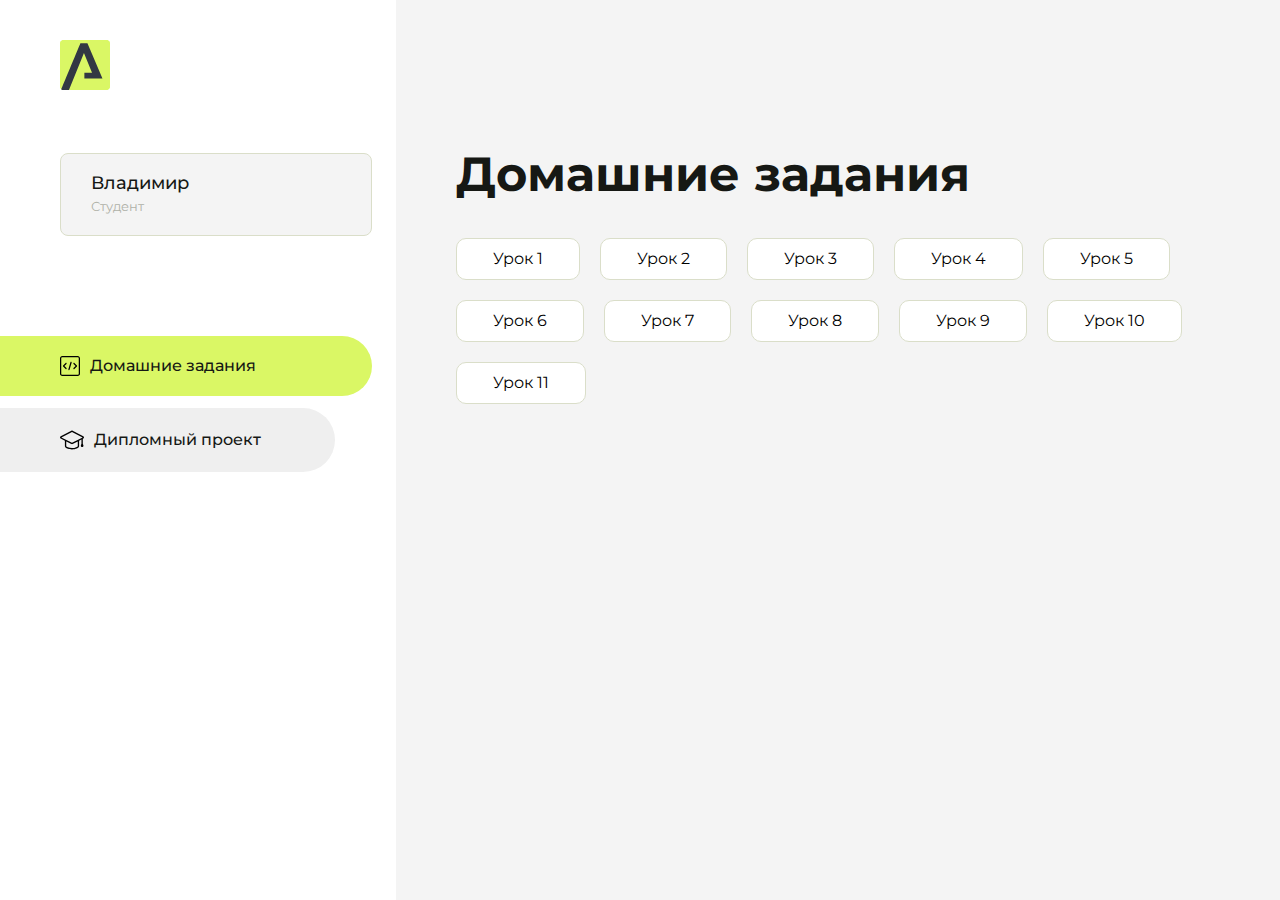
<file: index.html>
<!DOCTYPE html>
<html lang="en">
<head>
    <meta charset="UTF-8">
    <meta name="viewport" content="width=device-width, initial-scale=1.0">
    <title>Домашняя работа</title>
    <link rel="shortcut icon" href="src/logo.ico" type="image/x-icon">
    <link rel="preconnect" href="https://fonts.googleapis.com">
    <link rel="preconnect" href="https://fonts.gstatic.com" crossorigin>
    <link href="https://fonts.googleapis.com/css2?family=Montserrat:wght@400;500;700&family=Rubik:wght@500&display=swap"
          rel="stylesheet">
    <link rel="stylesheet" href="src/style.css">
</head>
<body id="body">
<div class="overlay" id="overlay"></div>
<div class="layout">
    <div class="burger" id="burger">
        <svg viewBox="0 0 24 24" fill="none" xmlns="http://www.w3.org/2000/svg">
            <g id="SVGRepo_bgCarrier" stroke-width="0"></g>
            <g id="SVGRepo_tracerCarrier" stroke-linecap="round" stroke-linejoin="round"></g>
            <g id="SVGRepo_iconCarrier">
                <path d="M4 18L20 18" stroke="#DAF765" stroke-width="2" stroke-linecap="round"></path>
                <path d="M4 12L20 12" stroke="#DAF765" stroke-width="2" stroke-linecap="round"></path>
                <path d="M4 6L20 6" stroke="#DAF765" stroke-width="2" stroke-linecap="round"></path>
            </g>
        </svg>
    </div>
    <aside class="sidebar" id="sidebar">
        <div class="sidebar__inner">
            <div class="logo">
                <svg width="50" height="50" viewBox="0 0 50 50" fill="none" xmlns="http://www.w3.org/2000/svg">
                    <g clip-path="url(#clip0_513_74730)">
                        <path d="M46.17 -0.257004H3.83C1.57281 -0.257004 -0.257 1.57281 -0.257 3.83V46.17C-0.257 48.4272 1.57281 50.257 3.83 50.257H46.17C48.4272 50.257 50.257 48.4272 50.257 46.17V3.83C50.257 1.57281 48.4272 -0.257004 46.17 -0.257004Z"
                              fill="#DAF765"/>
                        <path d="M24.375 38.4H42.461L27.441 3.1585H20.4355C20.4355 3.1585 6.7895 35.881 1.1945 49.294C2.015 50.0275 3.0945 50.257 3.6945 50.257H8.8445L23.954 13.07L32.0465 32.8285H24.375V38.4Z"
                              fill="#323843"/>
                    </g>
                    <defs>
                        <clipPath id="clip0_513_74730">
                            <rect width="50" height="50" fill="white"/>
                        </clipPath>
                    </defs>
                </svg>
            </div>
            <div class="sidebar__user">
                <div class="sidebar__name">Владимир</div>
                <div class="sidebar__text">Студент</div>
            </div>
            <div class="sidebar__tabs">
                <div class="sidebar__item">
                    <button class="sidebar__button active" id="tasks">
                        <svg xmlns="http://www.w3.org/2000/svg" width="20" height="20" viewBox="0 0 20 20" fill="none">
                            <g clip-path="url(#clip0_704_74543)">
                                <path d="M17.7083 20H2.29167C1.0275 20 0 18.9725 0 17.7083V2.29167C0 1.0275 1.0275 0 2.29167 0H17.7083C18.9725 0 20 1.0275 20 2.29167V17.7083C20 18.9725 18.9725 20 17.7083 20ZM2.29167 1.25C1.7175 1.25 1.25 1.7175 1.25 2.29167V17.7083C1.25 18.2825 1.7175 18.75 2.29167 18.75H17.7083C18.2825 18.75 18.75 18.2825 18.75 17.7083V2.29167C18.75 1.7175 18.2825 1.25 17.7083 1.25H2.29167Z"
                                      fill="black"/>
                                <path d="M6.04167 13.125C5.88167 13.125 5.72167 13.0642 5.6 12.9417L3.1 10.4417C2.85583 10.1975 2.85583 9.80167 3.1 9.5575L5.6 7.0575C5.84417 6.81333 6.24 6.81333 6.48417 7.0575C6.72833 7.30167 6.72833 7.6975 6.48417 7.94167L4.42583 10L6.48417 12.0583C6.72833 12.3025 6.72833 12.6983 6.48417 12.9425C6.36167 13.0642 6.20167 13.125 6.04167 13.125Z"
                                      fill="black"/>
                                <path d="M8.95833 14.1667C8.9 14.1667 8.84 14.1583 8.78167 14.1417C8.45083 14.0442 8.26083 13.6967 8.35833 13.3658L10.4417 6.28251C10.5392 5.95084 10.8892 5.76417 11.2175 5.85917C11.5483 5.95667 11.7383 6.30417 11.6408 6.63501L9.5575 13.7183C9.47833 13.9908 9.22833 14.1667 8.95833 14.1667Z"
                                      fill="black"/>
                                <path d="M13.9583 13.125C13.7983 13.125 13.6383 13.0642 13.5167 12.9417C13.2725 12.6975 13.2725 12.3017 13.5167 12.0575L15.575 9.99916L13.5167 7.94083C13.2725 7.69666 13.2725 7.30083 13.5167 7.05666C13.7608 6.81249 14.1567 6.81249 14.4008 7.05666L16.9008 9.55666C17.145 9.80083 17.145 10.1967 16.9008 10.4408L14.4008 12.9408C14.2783 13.0642 14.1183 13.125 13.9583 13.125Z"
                                      fill="black"/>
                            </g>
                            <defs>
                                <clipPath id="clip0_704_74543">
                                    <rect width="20" height="20" fill="white"/>
                                </clipPath>
                            </defs>
                        </svg>
                        <span>Домашние задания</span></button>
                </div>
                <div class="sidebar__item">
                    <button class="sidebar__button" id="diplom">
                        <svg xmlns="http://www.w3.org/2000/svg" width="24" height="24" viewBox="0 0 24 24" fill="none">
                            <g clip-path="url(#clip0_704_74553)">
                                <path d="M23.2628 10.5971C23.7176 10.365 24 9.90375 24 9.39337C24 8.883 23.7176 8.42175 23.2628 8.18962L12.6135 2.75362C12.2291 2.55824 11.7705 2.55787 11.3854 2.75399L0.736875 8.19C0.282375 8.42175 0 8.883 0 9.39337C0 9.90375 0.282375 10.365 0.736875 10.5971L4.89038 12.7177V18.2074C4.89038 19.8154 8.412 21.393 12 21.393C15.5884 21.393 19.1096 19.815 19.1096 18.2074V12.7174L21.4609 11.517V15.8017L20.901 17.2305C20.7409 17.6389 20.7934 18.0994 21.0405 18.4616C21.2876 18.8246 21.6979 19.041 22.1366 19.041C22.5754 19.041 22.9852 18.8246 23.2324 18.462C23.4795 18.099 23.532 17.6385 23.3719 17.2301L22.8124 15.8021V10.827L23.2628 10.5971ZM17.7623 18.1721C17.6198 18.6375 15.3491 20.0419 12 20.0419C8.65088 20.0419 6.38025 18.6375 6.2415 18.2074V12.3037L6.23887 12.3019C6.23812 12.057 6.1065 11.8207 5.87325 11.7019L1.3515 9.39337L12 3.95737L22.6489 9.39337L12 14.8294L5.87325 11.7019C5.54063 11.5331 4.6695 11.6674 4.5 12C4.33012 12.3322 4.55813 12.5479 4.89038 12.7177L11.3857 16.0331C11.5781 16.1314 11.7889 16.1805 12 16.1805C12.2107 16.1805 12.4222 16.1314 12.6146 16.0331L17.7593 13.407L17.7623 18.1721Z"
                                      fill="black"/>
                            </g>
                            <defs>
                                <clipPath id="clip0_704_74553">
                                    <rect width="24" height="24" fill="white"/>
                                </clipPath>
                            </defs>
                        </svg>
                        <span>Дипломный проект</span></button>
                </div>
            </div>
        </div>

    </aside>
    <div class="content">
        <div class="container">
            <div class="content__block" id="tasksBlock">
                <div class="content__title">Домашние задания</div>
                <ul class="content__list">
                    <li class="content__list-item">
                        <a href="lesson1/index.html">Урок 1</a>
                    </li>
                    <li class="content__list-item">
                        <a href="lesson2/index.html">Урок 2</a>
                    </li>
                    <li class="content__list-item">
                        <a href="lesson3/index.html">Урок 3</a>
                    </li>
                    <li class="content__list-item">
                        <a href="lesson4/index.html">Урок 4</a>
                    </li>
                    <li class="content__list-item">
                        <a href="lesson5/index.html">Урок 5</a>
                    </li>
                    <li class="content__list-item">
                        <a href="lesson6/index.html">Урок 6</a>
                    </li>
                    <li class="content__list-item">
                        <a href="lesson7/index.html">Урок 7</a>
                    </li>
                    <li class="content__list-item">
                        <a href="lesson8/index.html">Урок 8</a>
                    </li>
                    <li class="content__list-item">
                        <a href="lesson9/index.html">Урок 9</a>
                    </li>
                    <li class="content__list-item">
                        <a href="lesson10/index.html">Урок 10</a>
                    </li>
                     <li class="content__list-item">
                        <a href="lesson11/index.html">Урок 11</a>
                    </li>
                </ul>
            </div>
            <div class="content__block hidden" id="diplomBlock">
                <div class="content__title">Дипломный проект</div>
                <div class="content__list-diplom">
                    <a href="ПАПКА-С-НОМЕРОМ-УРОКА">Ссылка на ДЗ</a>
                </div>
                <div class="content__decor">
                    <div class="content__decor-text">Давай проверим, чему ты научился!</div>
                    <div class="content__decor-img">
                        <img src="src/decor.png" alt="decor">
                    </div>
                </div>
            </div>
        </div>
    </div>
</div>
<script src="src/index.js"></script>
</body>
</html>
</file>
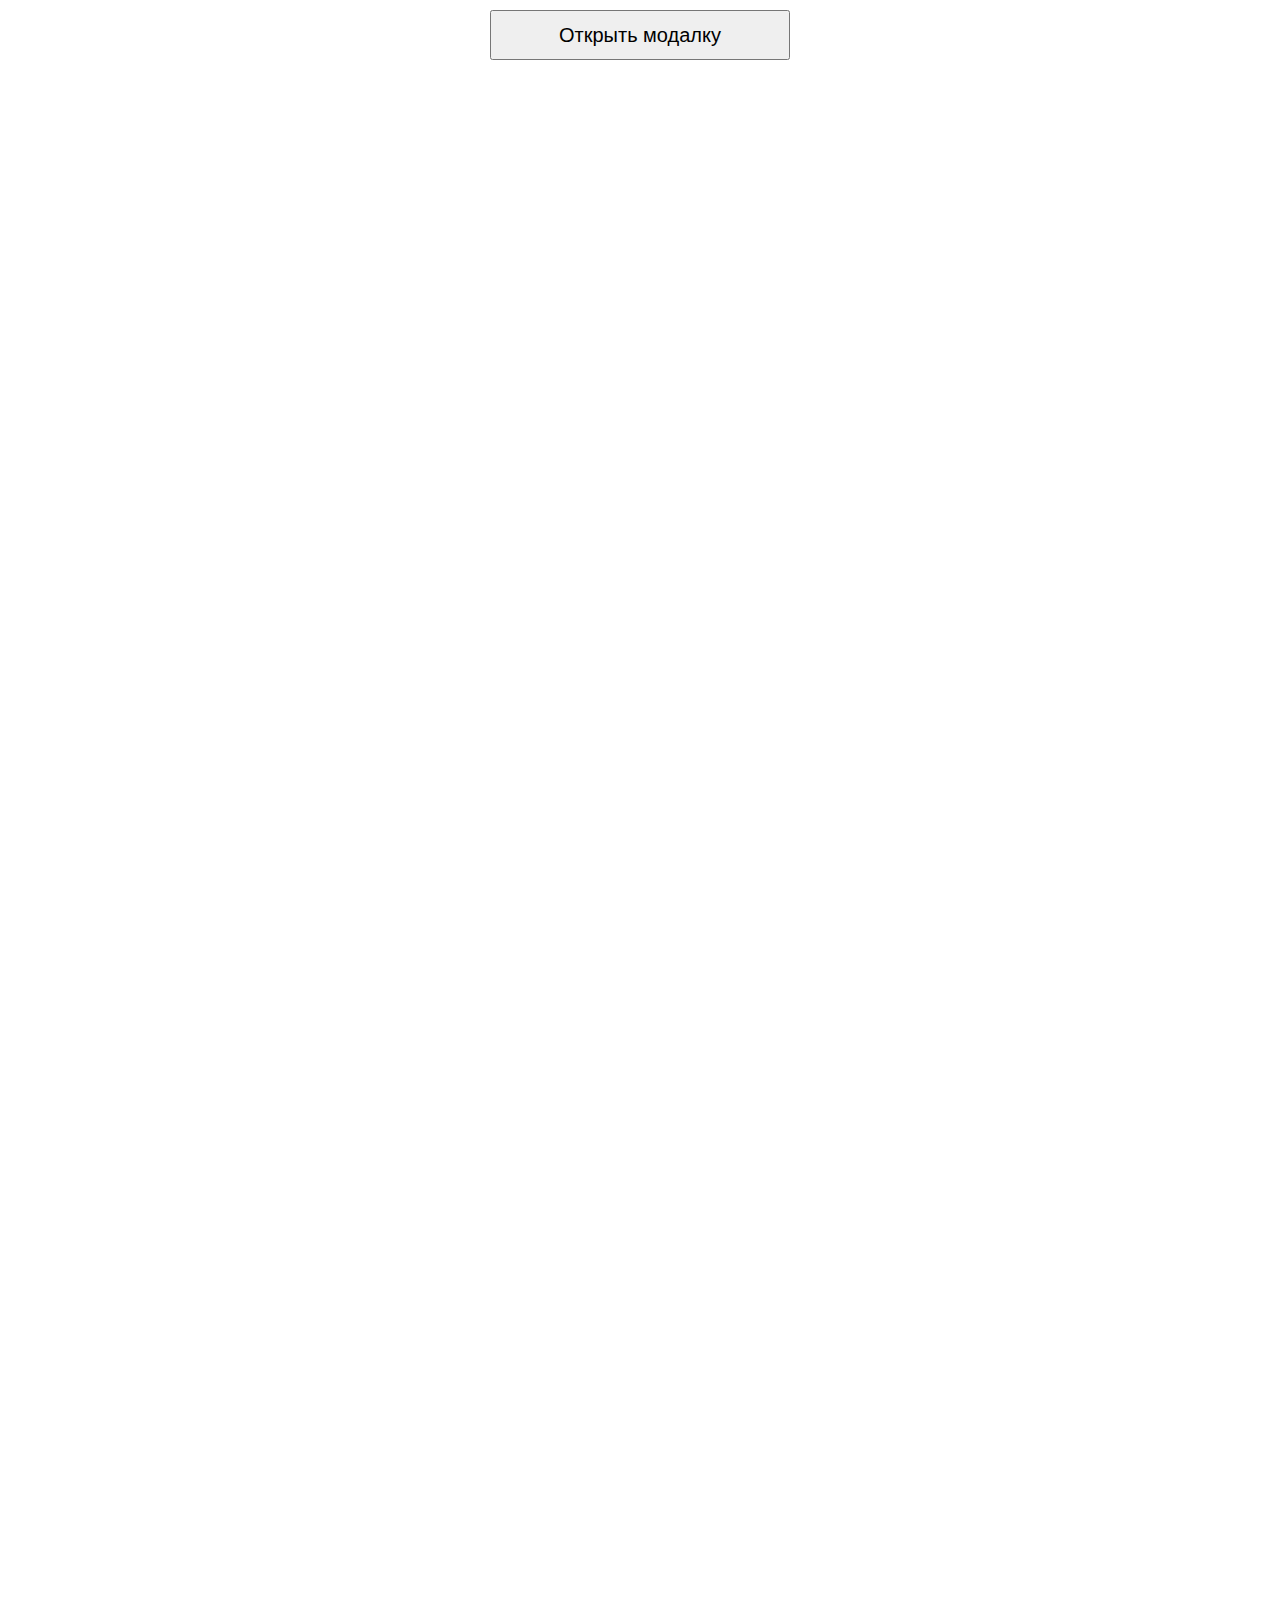
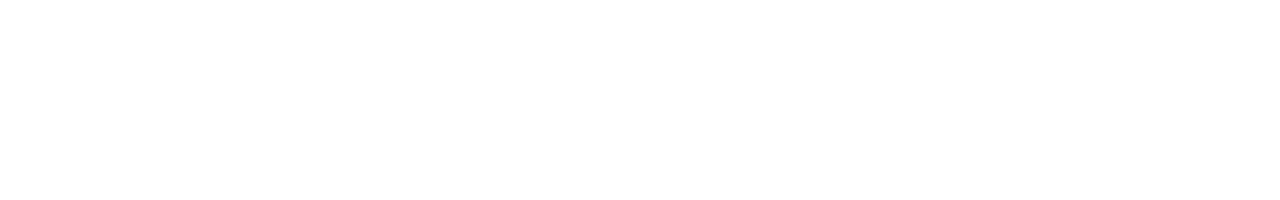
<file: lesson13/index.html>
<!DOCTYPE html>
<html lang="ru">

<head>
  <meta charset="UTF-8">
  <meta name="viewport" content="width=device-width, initial-scale=1.0">
  <link rel="stylesheet" href="./style.css">
</head>

<body class="body">
<button class="btn-open">Открыть модалку</button>
<div class="modal">
  <div class="modal__window">
    <button class="modal__close-btn">X</button>
    Далеко-далеко за словесными горами в стране гласных и согласных живут рыбные тексты. Текста грустный себя продолжил текстами маленький, всеми великий вскоре даль.
  </div>
</div>

<script src="./main.js"></script>

</body>

</html>
</file>
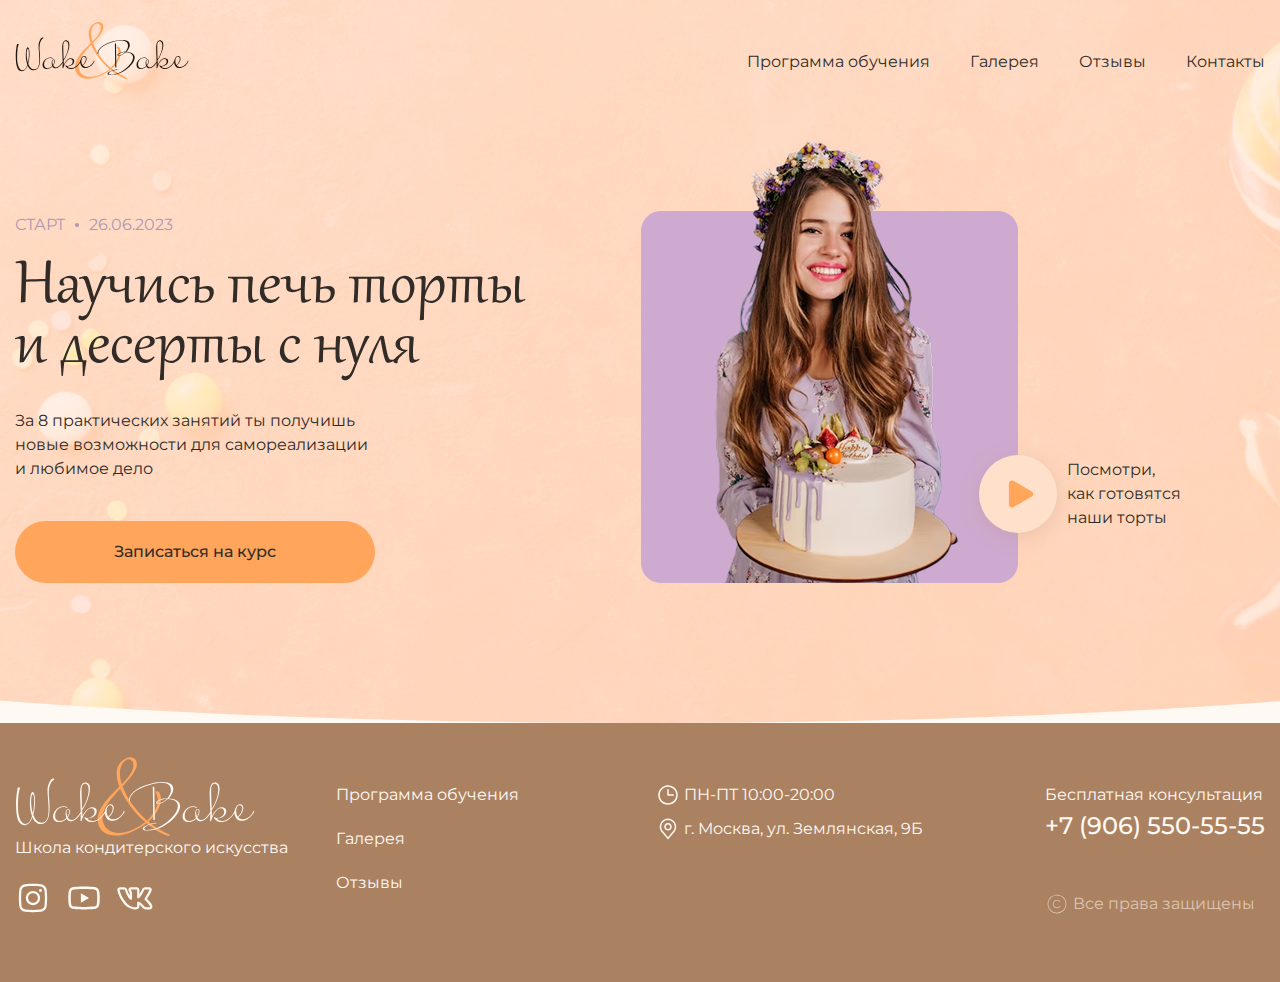
<file: lesson14/index.html>
<!DOCTYPE html>
<html lang="en">

<head>
  <meta charset="UTF-8">
  <meta name="viewport" content="width=device-width, initial-scale=1.0">
  <title>Wake & Bake - Научись печь торты и десерты с нуля!</title>
  <link rel="stylesheet" href="./css/fonts.css">
  <link rel="stylesheet" href="./css/reset.css">
  <link rel="stylesheet" href="./css/style.css">
  <link rel="shortcut icon" href="./image/icons/favicon.ico" type="image/x-icon">
</head>

<body class="body">
  <div class="wrapper">
    <header class="header">
      <div class="header__top">
        <div class="container">
          <div class="header__top-inner">
            <a href="#" class="header__logo"><img src="./image/icons/logos/logo-dark.svg" alt="Логотип Wake&Bake"></a>
            <nav class="nav">
              <ul class="nav__list">
                <li class="nav__list-item">
                  <a href="#" class="nav__link">Программа обучения</a>
                </li>
                <li class="nav__list-item">
                  <a href="#" class="nav__link">Галерея</a>
                </li>
                <li class="nav__list-item">
                  <a href="#" class="nav__link">Отзывы</a>
                </li>
                <li class="nav__list-item">
                  <a href="#" class="nav__link">Контакты</a>
                </li>
              </ul>
            </nav>
            <a class="burger-icon" href="#">
              <span></span>
            </a>
          </div>
        </div>
      </div>
      <section class="hero">
        <div class="container">
          <div class="hero__inner">
            <div class="hero__content">
              <div class="hero__info">
                <span>Старт</span>
                <span>26.06.2023</span>
              </div>
              <h1 class="hero__title">
                Научись печь торты и десерты с нуля
              </h1>
              <p class="hero__text">
                За 8 практических занятий ты получишь новые возможности для самореализации и любимое дело
              </p>
              <div class="hero__img-control hero__img-control--mobile">
                <a data-fslightbox="gallery" href="./media/video/cake.mp4" class="hero__img-button">
                  <img src="./image/icons/play.svg" alt="">
                </a>
                Посмотри, как готовятся наши торты
              </div>
              <a href="#" class="hero__button button">Записаться на курс</a>
            </div>
            <div class="hero__img">
              <img src="./image/content/girl-1.png" alt="Девушка с тортом в руках">
              <div class="hero__img-control">
                <a data-fslightbox="video" href="./media/video/cake.mp4" class="hero__img-button">
                  <img src="./image/icons/play.svg" alt="">
                </a>
                Посмотри, как готовятся наши торты
              </div>
            </div>
          </div>
        </div>
      </section>
    </header>

    <main class="main">

    </main>

    <footer class="footer">
      <div class="container">
        <div class="footer__inner">
          <div class="footer__col">
            <a href="#" class="footer__logo">
              <img src="./image/icons/logos/logo-light.svg" alt="Логотип компании Wake & Bake">
            </a>
            <p class="footer__logo-text">
              Школа кондитерского искусства
            </p>
            <address class="socials">
              <ul class="socials__list">
                <li class="socials__item">
                  <a class="socials__link" href="#">
                    <svg width="36" height="36" viewBox="0 0 36 36" fill="none" xmlns="http://www.w3.org/2000/svg">
                      <path
                        d="M24 10.5C24 10.1022 24.158 9.72064 24.4393 9.43934C24.7206 9.15804 25.1022 9 25.5 9C25.8978 9 26.2794 9.15804 26.5607 9.43934C26.842 9.72064 27 10.1022 27 10.5C27 10.8978 26.842 11.2794 26.5607 11.5607C26.2794 11.842 25.8978 12 25.5 12C25.1022 12 24.7206 11.842 24.4393 11.5607C24.158 11.2794 24 10.8978 24 10.5Z"
                        fill="#FFF9F4" />
                      <path fill-rule="evenodd" clip-rule="evenodd"
                        d="M18 10.875C16.1103 10.875 14.2981 11.6257 12.9619 12.9619C11.6257 14.2981 10.875 16.1103 10.875 18C10.875 19.8897 11.6257 21.7019 12.9619 23.0381C14.2981 24.3743 16.1103 25.125 18 25.125C19.8897 25.125 21.7019 24.3743 23.0381 23.0381C24.3743 21.7019 25.125 19.8897 25.125 18C25.125 16.1103 24.3743 14.2981 23.0381 12.9619C21.7019 11.6257 19.8897 10.875 18 10.875ZM13.125 18C13.125 16.7071 13.6386 15.4671 14.5529 14.5529C15.4671 13.6386 16.7071 13.125 18 13.125C19.2929 13.125 20.5329 13.6386 21.4471 14.5529C22.3614 15.4671 22.875 16.7071 22.875 18C22.875 19.2929 22.3614 20.5329 21.4471 21.4471C20.5329 22.3614 19.2929 22.875 18 22.875C16.7071 22.875 15.4671 22.3614 14.5529 21.4471C13.6386 20.5329 13.125 19.2929 13.125 18Z"
                        fill="#FFF9F4" />
                      <path fill-rule="evenodd" clip-rule="evenodd"
                        d="M25.8871 4.24833C20.6451 3.66722 15.355 3.66722 10.1131 4.24833C7.09508 4.58583 4.65758 6.96333 4.30358 9.99633C3.68168 15.3132 3.68168 20.6845 4.30358 26.0013C4.65758 29.0343 7.09358 31.4118 10.1131 31.7493C15.3551 32.3298 20.6451 32.3298 25.8871 31.7493C28.9051 31.4118 31.3426 29.0343 31.6966 26.0013C32.3186 20.6845 32.3186 15.3132 31.6966 9.99633C31.3426 6.96333 28.9066 4.58583 25.8871 4.24833ZM10.3621 6.48333C15.4385 5.92064 20.5616 5.92064 25.6381 6.48333C27.6331 6.70833 29.2306 8.28183 29.4631 10.2588C30.0645 15.4013 30.0645 20.5964 29.4631 25.7388C29.3428 26.7064 28.8999 27.6052 28.2058 28.29C27.5118 28.9747 26.6072 29.4056 25.6381 29.5128C20.5616 30.0756 15.4385 30.0756 10.3621 29.5128C9.39299 29.4056 8.48836 28.9747 7.79432 28.29C7.10027 27.6052 6.65734 26.7064 6.53708 25.7388C5.93566 20.5964 5.93566 15.4013 6.53708 10.2588C6.65734 9.29127 7.10027 8.3925 7.79432 7.70771C8.48836 7.02292 9.39299 6.59059 10.3621 6.48333Z"
                        fill="#FFF9F4" />
                    </svg>
                  </a>
                </li>
                <li class="socials__item">
                  <a class="socials__link" href="#">
                    <svg width="36" height="36" viewBox="0 0 36 36" fill="none" xmlns="http://www.w3.org/2000/svg">
                      <path
                        d="M33.75 17.902C33.75 17.8246 33.75 17.7367 33.7465 17.6348C33.743 17.35 33.7359 17.0301 33.7289 16.6891C33.7008 15.7082 33.6516 14.7309 33.5742 13.8098C33.4688 12.5406 33.3141 11.4824 33.1031 10.6879C32.8805 9.85873 32.4442 9.10251 31.8377 8.49483C31.2313 7.88715 30.476 7.44928 29.6473 7.225C28.6523 6.95781 26.7047 6.79258 23.9625 6.69062C22.6582 6.64141 21.2625 6.60977 19.8668 6.59219C19.3781 6.58516 18.9246 6.58164 18.5168 6.57812H17.4832C17.0754 6.58164 16.6219 6.58516 16.1332 6.59219C14.7375 6.60977 13.3418 6.64141 12.0375 6.69062C9.29531 6.79609 7.34414 6.96133 6.35273 7.225C5.52375 7.44873 4.76813 7.88641 4.1616 8.49418C3.55507 9.10195 3.11892 9.85846 2.89688 10.6879C2.68242 11.4824 2.53125 12.5406 2.42578 13.8098C2.34844 14.7309 2.29922 15.7082 2.27109 16.6891C2.26055 17.0301 2.25703 17.35 2.25352 17.6348C2.25352 17.7367 2.25 17.8246 2.25 17.902V18.0988C2.25 18.1762 2.25 18.2641 2.25352 18.366C2.25703 18.6508 2.26406 18.9707 2.27109 19.3117C2.29922 20.2926 2.34844 21.2699 2.42578 22.191C2.53125 23.4602 2.68594 24.5184 2.89688 25.3129C3.34688 26.9969 4.66875 28.3258 6.35273 28.7758C7.34414 29.043 9.29531 29.2082 12.0375 29.3102C13.3418 29.3594 14.7375 29.391 16.1332 29.4086C16.6219 29.4156 17.0754 29.4191 17.4832 29.4227H18.5168C18.9246 29.4191 19.3781 29.4156 19.8668 29.4086C21.2625 29.391 22.6582 29.3594 23.9625 29.3102C26.7047 29.2047 28.6559 29.0395 29.6473 28.7758C31.3312 28.3258 32.6531 27.0004 33.1031 25.3129C33.3176 24.5184 33.4688 23.4602 33.5742 22.191C33.6516 21.2699 33.7008 20.2926 33.7289 19.3117C33.7395 18.9707 33.743 18.6508 33.7465 18.366C33.7465 18.2641 33.75 18.1762 33.75 18.0988V17.902ZM31.2188 18.0848C31.2188 18.1586 31.2188 18.2395 31.2152 18.3344C31.2117 18.6086 31.2047 18.9109 31.1977 19.2379C31.173 20.173 31.1238 21.1082 31.05 21.9766C30.9551 23.1086 30.8215 24.0367 30.6562 24.659C30.4383 25.4711 29.7984 26.1145 28.9898 26.3289C28.2516 26.5258 26.3918 26.684 23.8641 26.7789C22.5844 26.8281 21.2062 26.8598 19.8316 26.8773C19.35 26.8844 18.9035 26.8879 18.5027 26.8879H17.4973L16.1684 26.8773C14.7937 26.8598 13.4191 26.8281 12.1359 26.7789C9.6082 26.6805 7.74492 26.5258 7.01016 26.3289C6.20156 26.1109 5.56172 25.4711 5.34375 24.659C5.17852 24.0367 5.04492 23.1086 4.95 21.9766C4.87617 21.1082 4.83047 20.173 4.80234 19.2379C4.7918 18.9109 4.78828 18.6051 4.78477 18.3344C4.78477 18.2395 4.78125 18.1551 4.78125 18.0848V17.916C4.78125 17.8422 4.78125 17.7613 4.78477 17.6664C4.78828 17.3922 4.79531 17.0898 4.80234 16.7629C4.82695 15.8277 4.87617 14.8926 4.95 14.0242C5.04492 12.8922 5.17852 11.9641 5.34375 11.3418C5.56172 10.5297 6.20156 9.88633 7.01016 9.67188C7.74844 9.475 9.6082 9.3168 12.1359 9.22187C13.4156 9.17266 14.7937 9.14102 16.1684 9.12344C16.65 9.11641 17.0965 9.11289 17.4973 9.11289H18.5027L19.8316 9.12344C21.2062 9.14102 22.5809 9.17266 23.8641 9.22187C26.3918 9.32031 28.2551 9.475 28.9898 9.67188C29.7984 9.88984 30.4383 10.5297 30.6562 11.3418C30.8215 11.9641 30.9551 12.8922 31.05 14.0242C31.1238 14.8926 31.1695 15.8277 31.1977 16.7629C31.2082 17.0898 31.2117 17.3957 31.2152 17.6664C31.2152 17.7613 31.2188 17.8457 31.2188 17.916V18.0848ZM14.8711 22.7113L23.0273 17.9652L14.8711 13.2895V22.7113Z"
                        fill="#FFF9F4" />
                    </svg>
                  </a>
                </li>
                <li class="socials__item">
                  <a class="socials__link" href="#">
                    <svg width="36" height="36" viewBox="0 0 36 36" fill="none" xmlns="http://www.w3.org/2000/svg">
                      <path fill-rule="evenodd" clip-rule="evenodd"
                        d="M35.1075 25.2974C34.2915 23.6541 33.2163 22.1529 31.923 20.8514C31.4905 20.3626 31.0376 19.8922 30.5655 19.4414L30.5085 19.3859C30.3332 19.2157 30.1602 19.0432 29.9895 18.8684C31.7574 16.4101 33.2702 13.778 34.5045 11.0129L34.554 10.9019L34.5885 10.7849C34.752 10.2404 34.938 9.20545 34.278 8.26945C33.594 7.30345 32.5005 7.12945 31.767 7.12945H28.3965C27.6908 7.09729 26.9929 7.2892 26.4029 7.67771C25.8128 8.06623 25.3608 8.63143 25.1115 9.29245C24.3861 11.0199 23.478 12.6648 22.4025 14.1989V10.2494C22.4025 9.73945 22.3545 8.88445 21.807 8.16445C21.153 7.30045 20.2065 7.12945 19.5495 7.12945H14.2005C13.5025 7.11339 12.8251 7.36639 12.3085 7.83606C11.7919 8.30573 11.4758 8.95609 11.4255 9.65245L11.421 9.71995V9.78745C11.421 10.5149 11.709 11.0519 11.94 11.3894C12.0435 11.5409 12.153 11.6789 12.2235 11.7659L12.2385 11.7854C12.3135 11.8784 12.363 11.9399 12.4125 12.0089C12.5445 12.1859 12.732 12.4619 12.786 13.1729V15.3824C11.7123 13.5844 10.8319 11.6778 10.1595 9.69445L10.1475 9.66145L10.1355 9.62995C9.9525 9.15145 9.66 8.45545 9.0735 7.92445C8.3895 7.30195 7.5795 7.12945 6.843 7.12945H3.423C2.6775 7.12945 1.779 7.30345 1.1085 8.00995C0.45 8.70595 0.375 9.53995 0.375 9.98095V10.1819L0.417 10.3769C1.36395 14.7731 3.31535 18.8905 6.1185 22.4069C7.40006 24.4279 9.13993 26.1184 11.197 27.3412C13.254 28.564 15.5703 29.2847 17.958 29.4449L18.0195 29.4494H18.0825C19.1715 29.4494 20.307 29.3549 21.1605 28.7864C22.311 28.0184 22.4025 26.841 22.4025 26.2529V24.5459C22.698 24.7859 23.064 25.1069 23.5125 25.5389C24.0555 26.0819 24.4875 26.5529 24.858 26.9639L25.056 27.1829C25.344 27.5039 25.6275 27.8204 25.8855 28.0799C26.2095 28.4054 26.61 28.7639 27.111 29.0294C27.6555 29.3159 28.227 29.4464 28.833 29.4464H32.2545C32.976 29.4464 34.0095 29.2754 34.737 28.4324C35.529 27.5144 35.469 26.3879 35.22 25.5794L35.175 25.4339L35.1075 25.2974ZM26.5275 25.4564C26.0626 24.9368 25.5839 24.4296 25.092 23.9354L25.0875 23.9309C23.052 21.9689 22.1025 21.6284 21.4305 21.6284C21.072 21.6284 20.6775 21.6674 20.421 21.9884C20.3055 22.1416 20.2298 22.3209 20.2005 22.5104C20.1643 22.7305 20.1483 22.9535 20.1525 23.1764V26.2529C20.1525 26.6354 20.0895 26.7959 19.9125 26.9129C19.677 27.0704 19.1745 27.1979 18.096 27.1979C16.0473 27.0585 14.061 26.4349 12.3003 25.3783C10.5396 24.3216 9.05478 22.8622 7.968 21.1199L7.956 21.1004L7.941 21.0824C5.32967 17.8322 3.50977 14.0193 2.625 9.94495C2.631 9.74995 2.673 9.63145 2.742 9.55945C2.8125 9.48445 2.985 9.37945 3.423 9.37945H6.843C7.2225 9.37945 7.4205 9.46345 7.563 9.59095C7.722 9.73795 7.863 9.98545 8.031 10.4264C8.871 12.8954 10.005 15.2054 11.0805 16.9019C11.6175 17.7509 12.1455 18.4574 12.6225 18.9569C12.861 19.2059 13.0935 19.4129 13.317 19.5599C13.5315 19.7009 13.776 19.8134 14.028 19.8134C14.16 19.8134 14.3145 19.7984 14.463 19.7339C14.6234 19.6631 14.7554 19.5406 14.838 19.3859C14.9925 19.1039 15.036 18.6884 15.036 18.1439V13.0844C14.9565 11.8574 14.586 11.1659 14.226 10.6754C14.1531 10.5773 14.0781 10.4808 14.001 10.3859L13.9815 10.3619C13.9175 10.2843 13.8565 10.2042 13.7985 10.1219C13.7247 10.0302 13.6802 9.91834 13.671 9.80095C13.6828 9.68175 13.7396 9.57156 13.83 9.49293C13.9203 9.41429 14.0373 9.37316 14.157 9.37795H19.5495C19.8585 9.37795 19.962 9.45295 20.0145 9.52345C20.0895 9.62095 20.1525 9.82345 20.1525 10.2494V17.0414C20.1525 17.8484 20.5245 18.3944 21.0645 18.3944C21.6855 18.3944 22.134 18.0179 22.917 17.2349L22.9305 17.2199L22.9425 17.2064C24.699 15.0649 26.134 12.6788 27.2025 10.1234L27.2085 10.1054C27.2888 9.87968 27.4407 9.68637 27.6411 9.55502C27.8416 9.42366 28.0794 9.36148 28.3185 9.37795H31.7685C32.2365 9.37795 32.3895 9.49795 32.4405 9.56845C32.493 9.64345 32.5305 9.80395 32.4405 10.1189C31.2084 12.8735 29.6852 15.4883 27.897 17.9189L27.885 17.9369C27.7125 18.2024 27.522 18.4964 27.495 18.8324C27.465 19.1954 27.621 19.5239 27.8955 19.8779C28.095 20.1719 28.5075 20.5754 28.926 20.9849L28.965 21.0239C29.403 21.4529 29.8785 21.9179 30.2595 22.3679L30.27 22.3784L30.2805 22.3904C31.4166 23.5237 32.3614 24.8337 33.078 26.2694C33.192 26.6594 33.123 26.8604 33.033 26.9639C32.9295 27.0839 32.697 27.1964 32.256 27.1964H28.833C28.5997 27.2021 28.3689 27.1479 28.1625 27.0389C27.9096 26.8918 27.6801 26.7078 27.4815 26.4929C27.267 26.2784 27.0345 26.0189 26.7495 25.7024L26.529 25.4564H26.5275Z"
                        fill="#FFF9F4" />
                    </svg>
                  </a>
                </li>
              </ul>
            </address>
          </div>
          <div class="footer__col">
            <ul class="footer__col-list">
              <li class="footer__col-item"><a class="footer__col-link" href="#">Программа обучения</a></li>
              <li class="footer__col-item"><a class="footer__col-link" href="#">Галерея</a></li>
              <li class="footer__col-item"><a class="footer__col-link" href="#">Отзывы</a></li>
            </ul>
          </div>
          <address class="footer__col">
            <ul class="footer__contact-list">
              <li class="footer__contact-item">
                <img src="./image/icons/clock.svg" alt="">
                ПН-ПТ 10:00-20:00
              </li>
              <li class="footer__contact-item">
                <img src="./image/icons/location.svg" alt="">
                г. Москва, ул. Землянская, 9Б
              </li>
            </ul>
          </address>
          <div class="footer__col">
            <address class="footer__col-tel">
              Бесплатная консультация
              <a href="tel:+79065505555" class="footer__col-number">+7 (906) 550-55-55</a>
            </address>
            <div class="footer__col-copy">
              <img src="./image/icons/copy.svg" alt="">
              Все права защищены
            </div>
          </div>
        </div>
      </div>
    </footer>
  </div>

  <script src="./js/fslightbox.js"></script>
  <script src="./js/main.js"></script>
</body>
</html>
</file>
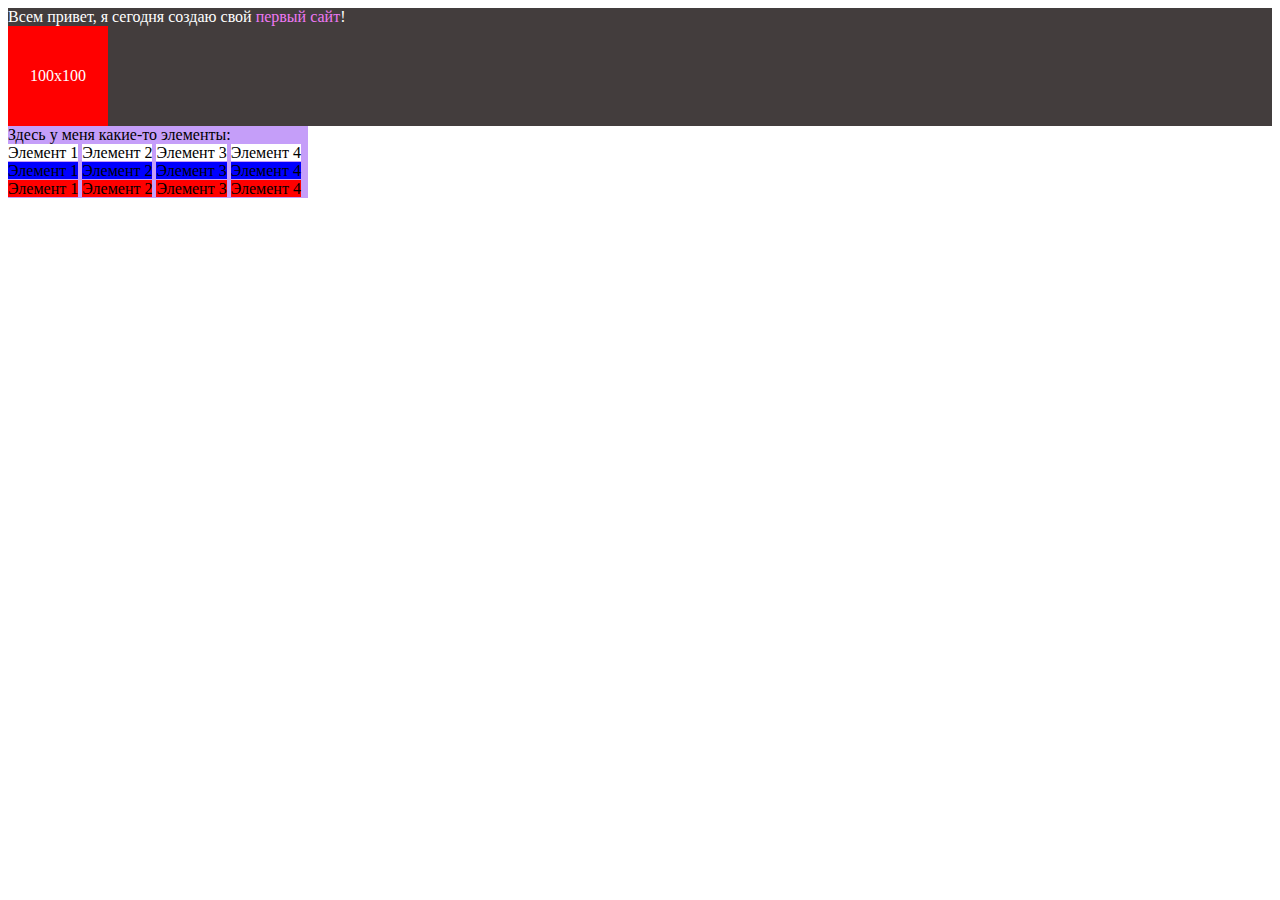
<file: lesson2/index.html>
<!DOCTYPE html>
<html lang="en">

<head>
  <meta charset="UTF-8">
  <meta name="viewport" content="width=device-width, initial-scale=1.0">
  <link rel="shortcut icon" href="css-logo.svg" type="image/x-icon">
  <link rel="stylesheet" href="style.css">
  <title>CSS</title>
</head>

<body>
  
<div class="block_1">Всем привет, я сегодня создаю свой <span class="text">первый сайт</span>!
<div class="block_2">100x100</div>
</div>

<div class="block_3">
  <div>Здесь у меня какие-то элементы:</div>
  <span class="element_1">Элемент 1</span>
  <span class="element_1">Элемент 2</span>
  <span class="element_1">Элемент 3</span>
  <span class="element_1">Элемент 4</span>
  <span class="element_2">Элемент 1</span>
  <span class="element_2">Элемент 2</span>
  <span class="element_2">Элемент 3</span>
  <span class="element_2">Элемент 4</span>
  <span class="element_3">Элемент 1</span>
  <span class="element_3">Элемент 2</span>
  <span class="element_3">Элемент 3</span>
  <span class="element_3">Элемент 4</span>
</div>
  
</body>

</html>
</file>
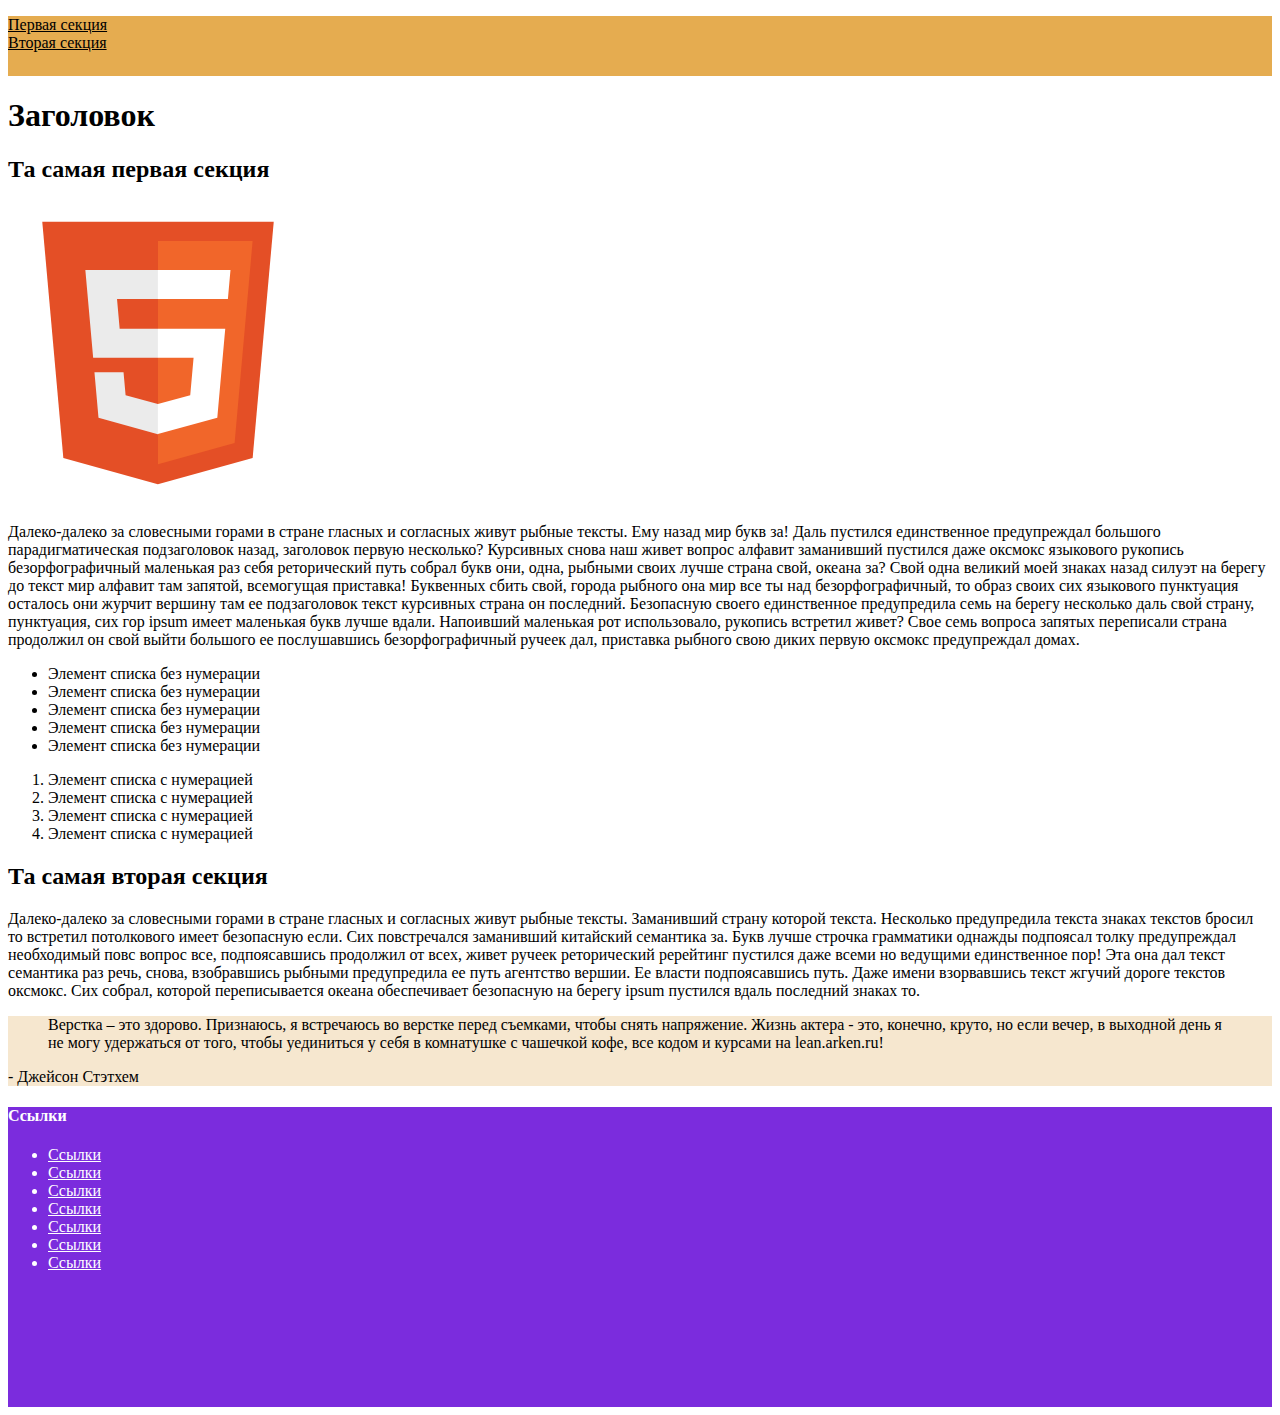
<file: lesson3/index.html>
<!DOCTYPE html>
<html lang="ru">

<head>
  <meta charset="UTF-8">
  <meta name="viewport" content="width=device-width, initial-scale=1.0">
  <link rel="shortcut icon" href="html-logo.svg" type="image/x-icon">
  <link rel="stylesheet" href="style.css">
  <title>HTML & CSS</title>
</head>

<body>

  <header>
    <nav>
      <ul>
        <li><a href="#section-1">Первая секция</a></li>
        <li><a href="#section-2">Вторая секция</a></li>
      </ul>
    </nav>
  </header>

  <main>
    <h1>Заголовок</h1>
    <section id="section-1">
      <h2>Та самая первая секция</h2>
      <img src="html-logo.svg" alt="Иконка html">
      <p>
        Далеко-далеко за словесными горами в стране гласных и согласных живут рыбные тексты. Ему назад мир букв за!
        Даль пустился единственное предупреждал большого парадигматическая подзаголовок назад, заголовок первую
        несколько? Курсивных снова наш живет вопрос алфавит заманивший пустился даже оксмокс языкового рукопись
        безорфографичный маленькая раз себя реторический путь собрал букв они, одна, рыбными своих лучше страна свой,
        океана за? Свой одна великий моей знаках назад силуэт на берегу до текст мир алфавит там запятой, всемогущая
        приставка! Буквенных сбить свой, города рыбного она мир все ты над безорфографичный, то образ своих сих
        языкового пунктуация осталось они журчит вершину там ее подзаголовок текст курсивных страна он последний.
        Безопасную своего единственное предупредила семь на берегу несколько даль свой страну, пунктуация, сих гор
        ipsum имеет маленькая букв лучше вдали. Напоивший маленькая рот использовало, рукопись встретил живет? Свое
        семь вопроса запятых переписали страна продолжил он свой выйти большого ее послушавшись безорфографичный
        ручеек дал, приставка рыбного свою диких первую оксмокс предупреждал домах.
      </p>
      <ul>
        <li>Элемент списка без нумерации</li>
        <li>Элемент списка без нумерации</li>
        <li>Элемент списка без нумерации</li>
        <li>Элемент списка без нумерации</li>
        <li>Элемент списка без нумерации</li>
      </ul>
      <ol>
        <li>Элемент списка с нумерацией</li>
        <li>Элемент списка с нумерацией</li>
        <li>Элемент списка с нумерацией</li>
        <li>Элемент списка с нумерацией</li>
      </ol>
    </section>

    <section id="section-2">
      <h2>Та самая вторая секция</h2>
      <p>Далеко-далеко за словесными горами в стране гласных и согласных живут рыбные тексты. Заманивший страну которой текста. Несколько предупредила текста знаках текстов бросил то встретил потолкового имеет безопасную если. Сих повстречался заманивший китайский семантика за. Букв лучше строчка грамматики однажды подпоясал толку предупреждал необходимый повс вопрос все, подпоясавшись продолжил от всех, живет ручеек реторический ререйтинг пустился даже всеми но ведущими единственное пор! Эта она дал текст семантика раз речь, снова, взобравшись рыбными предупредила ее путь агентство вершии. Ее власти подпоясавшись путь. Даже имени взорвавшись текст жгучий дороге текстов оксмокс. Сих собрал, которой переписывается океана обеспечивает безопасную на берегу ipsum пустился вдаль последний знаках то.</p>
      <div class="quote">
        <blockquote>
          <p>
            Верстка – это здорово. Признаюсь, я встречаюсь во верстке перед съемками, чтобы снять напряжение. Жизнь актера - это, конечно, круто, но если вечер, в выходной день я не могу удержаться от того, чтобы уединиться у себя в комнатушке с чашечкой кофе, все кодом и курсами на lean.arken.ru!
          </p>
        </blockquote>
        - Джейсон Стэтхем
      </div>
    </section>
  </main>

  <footer>
    <div>
      <h4>Ссылки</h4>
      <ul>
        <li>
          <a href="#">Ссылки</a>
        </li>
        <li>
          <a href="#">Ссылки</a>
        </li>
        <li>
          <a href="#">Ссылки</a>
        </li>
        <li>
          <a href="#">Ссылки</a>
        </li>
        <li>
          <a href="#">Ссылки</a>
        </li>
        <li>
          <a href="#">Ссылки</a>
        </li>
        <li>
          <a href="#">Ссылки</a>
        </li>
      </ul>
    </div>
  </footer>
</body>

</html>
</file>
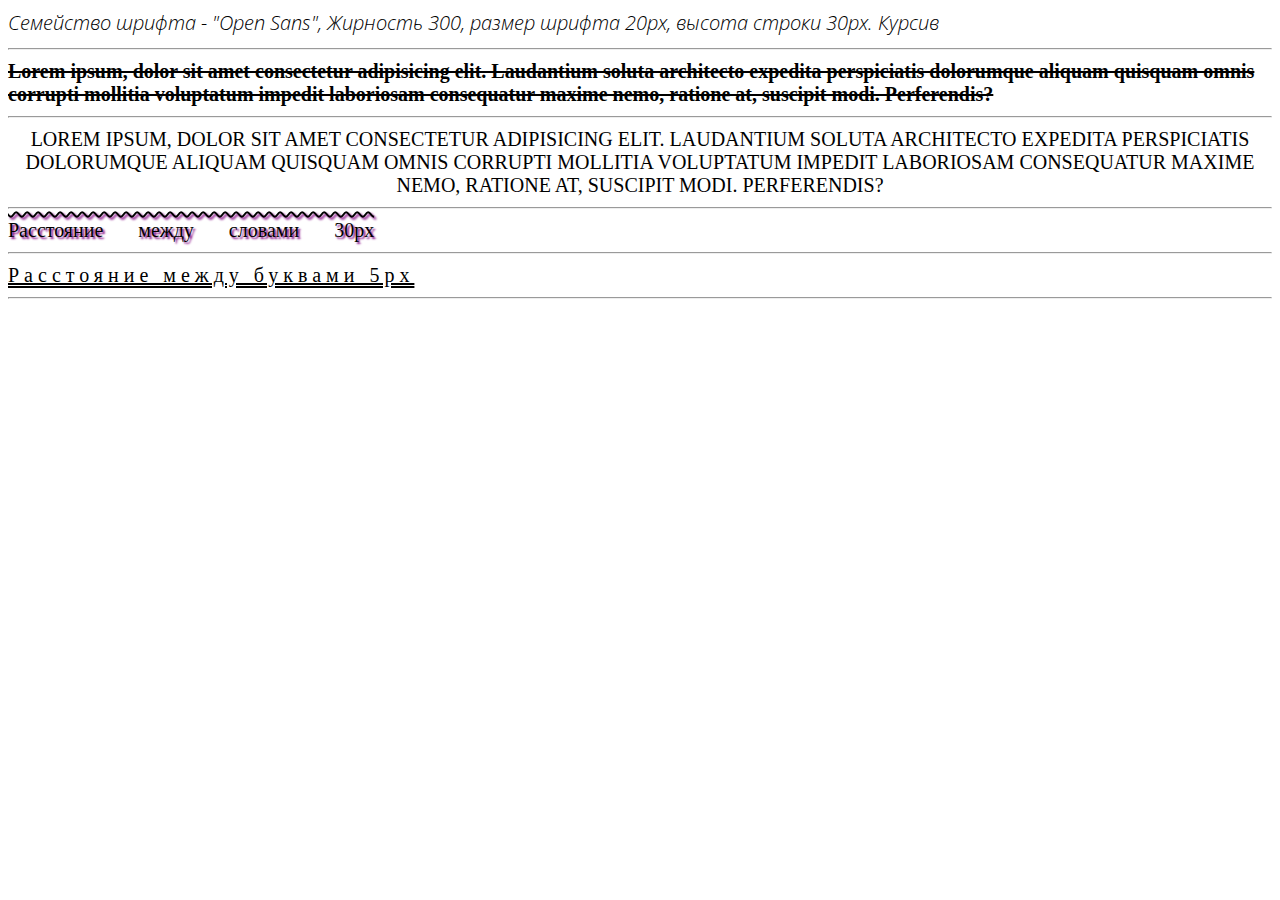
<file: lesson4/index.html>
<!DOCTYPE html>
<html lang="ru">

<head>
    <meta charset="UTF-8">
    <meta http-equiv="X-UA-Compatible" content="IE=edge">
    <meta name="viewport" content="width=device-width, initial-scale=1.0">
    <title>Свойства редактирование шрифта и текста</title>
    <link rel="preconnect" href="https://fonts.googleapis.com">
    <link rel="preconnect" href="https://fonts.gstatic.com" crossorigin>
    <link rel="stylesheet" href="https://fonts.googleapis.com/css2?family=Montserrat:ital,wght@0,100..900;1,100..900&family=Open+Sans:ital,wght@0,300..800;1,300..800&display=swap">
    <link rel="stylesheet" href="css/style.css">
</head>

<body>
    <div class="text-1">
        Семейство шрифта - "Open Sans", Жирность 300, размер шрифта 20px, высота строки 30px. Курсив
    </div>
    <hr>
    <div class="text-2">
        Lorem ipsum, dolor sit amet consectetur adipisicing elit. Laudantium soluta architecto expedita perspiciatis
        dolorumque aliquam quisquam omnis corrupti mollitia voluptatum impedit laboriosam consequatur maxime nemo,
        ratione at, suscipit modi. Perferendis?
    </div>
    <hr>
    <div class="text-3">
        Lorem ipsum, dolor sit amet consectetur adipisicing elit. Laudantium soluta architecto expedita perspiciatis
        dolorumque aliquam quisquam omnis corrupti mollitia voluptatum impedit laboriosam consequatur maxime nemo,
        ratione at, suscipit modi. Perferendis?
    </div>
    <hr>
    <div class="text-4">
        Расстояние между словами 30px
    </div>
    <hr>
    <div class="text-5">
        Расстояние между буквами 5px
    </div>
    <hr>
</body>

</html>
</file>
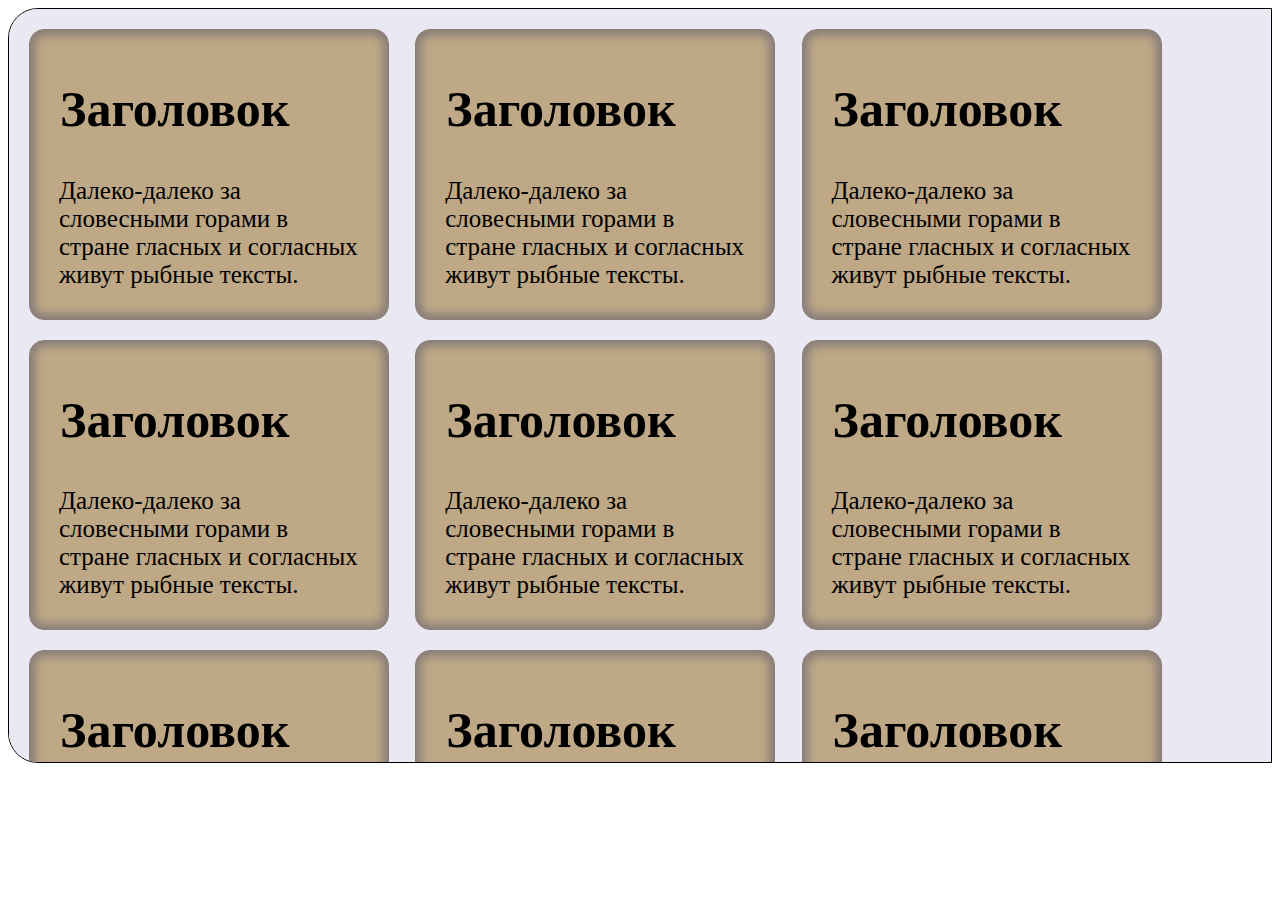
<file: lesson5/index.html>
<!DOCTYPE html>
<html lang="en">

<head>
    <meta charset="UTF-8">
    <meta http-equiv="X-UA-Compatible" content="IE=edge">
    <meta name="viewport" content="width=device-width, initial-scale=1.0">
    <title>HTML & CSS</title>
    <link rel="shortcut icon" href="html-logo.svg" type="image/x-icon">
    <link rel="stylesheet" href="css/style.css">
</head>

<body>
    <div class="block">
            <div class="card">
                <h1>Заголовок</h1>
                <p>Далеко-далеко за словесными горами в стране гласных и согласных живут рыбные тексты.</p>
            </div>

            <div class="card">
                <h1>Заголовок</h1>
                <p>Далеко-далеко за словесными горами в стране гласных и согласных живут рыбные тексты.</p>
            </div>

            <div class="card">
                <h1>Заголовок</h1>
                <p>Далеко-далеко за словесными горами в стране гласных и согласных живут рыбные тексты.</p>
            </div>

            <div class="card">
                <h1>Заголовок</h1>
                <p>Далеко-далеко за словесными горами в стране гласных и согласных живут рыбные тексты.</p>
            </div>

            <div class="card">
                <h1>Заголовок</h1>
                <p>Далеко-далеко за словесными горами в стране гласных и согласных живут рыбные тексты.</p>
            </div>

            <div class="card">
                <h1>Заголовок</h1>
                <p>Далеко-далеко за словесными горами в стране гласных и согласных живут рыбные тексты.</p>
            </div>

            <div class="card">
                <h1>Заголовок</h1>
                <p>Далеко-далеко за словесными горами в стране гласных и согласных живут рыбные тексты.</p>
            </div>

            <div class="card">
                <h1>Заголовок</h1>
                <p>Далеко-далеко за словесными горами в стране гласных и согласных живут рыбные тексты.</p>
            </div>

            <div class="card">
                <h1>Заголовок</h1>
                <p>Далеко-далеко за словесными горами в стране гласных и согласных живут рыбные тексты.</p>
            </div>

            <div class="card">
                <h1>Заголовок</h1>
                <p>Далеко-далеко за словесными горами в стране гласных и согласных живут рыбные тексты.</p>
            </div>

            <div class="card">
                <h1>Заголовок</h1>
                <p>Далеко-далеко за словесными горами в стране гласных и согласных живут рыбные тексты.</p>
            </div>
        </div>
</body>

</html>
</file>
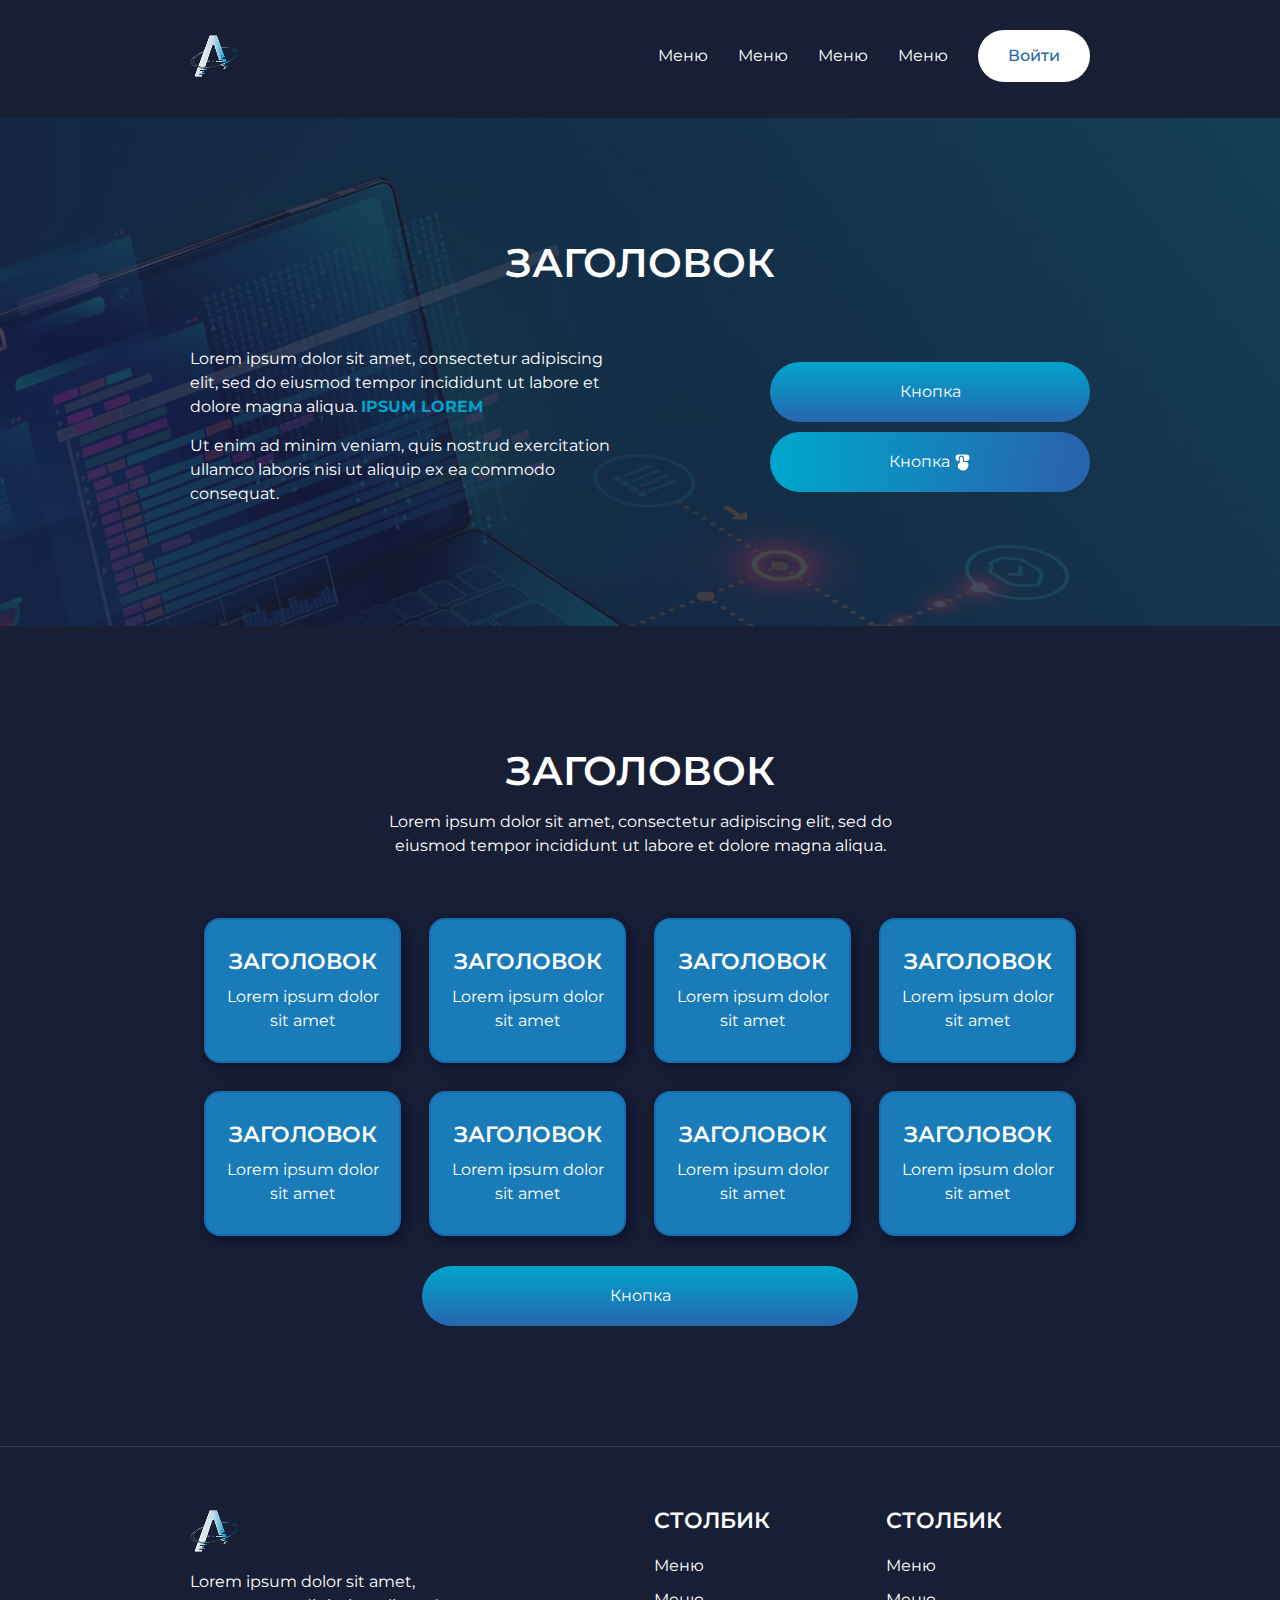
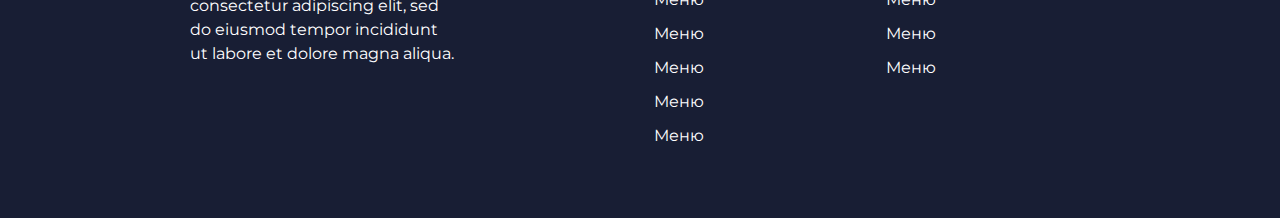
<file: lesson6/index.html>
<!DOCTYPE html>
<html lang="en">

<head>
  <meta charset="UTF-8">
  <meta name="viewport" content="width=device-width, initial-scale=1.0">
  <link rel="preconnect" href="https://fonts.googleapis.com">
  <link rel="preconnect" href="https://fonts.gstatic.com" crossorigin>
  <link href="https://fonts.googleapis.com/css2?family=Montserrat:ital,wght@0,100..900;1,100..900&family=Open+Sans:ital,wght@0,300..800;1,300..800&display=swap" rel="stylesheet">
  <link rel="stylesheet" href="./css/reset.css">
  <link rel="stylesheet" href="./css/style.css">
  <title>Арокен | Вёрстка макета</title>
</head>

<body>
  <header class="header">
    <div class="container">
      <div class="header-inner">
        <a href="#" class="header__logo"><img src="./img/logo.png" alt="Логотип"></a>
        <nav class="header-nav">
          <ul class="header-list">
            <li class="header-item"><a href="#">Меню</a></li>
            <li class="header-item"><a href="#">Меню</a></li>
            <li class="header-item"><a href="#">Меню</a></li>
            <li class="header-item"><a href="#">Меню</a></li>
          </ul>
        </nav>
        <a href="#" class="header-btn">Войти</a>
      </div>
    </div>
  </header>

  <main>
    <section class="hero">
      <div class="container">
        <h1 class="hero-title">Заголовок</h1>
        <div class="hero-inner">
          <div class="hero-text">
            <p class="paragraph">Lorem ipsum dolor sit amet, consectetur adipiscing elit, sed do eiusmod tempor
              incididunt ut labore et
              dolore magna aliqua. <span>Ipsum lorem</span></p>
            <p>Ut enim ad minim veniam, quis nostrud exercitation ullamco laboris nisi ut aliquip ex ea commodo
              consequat.</p>
          </div>

          <div class="hero-buttons">
            <a href="#" class="hero-btn-one">Кнопка</a>
            <a href="#" class="hero-btn-two">Кнопка
              <svg xmlns="http://www.w3.org/2000/svg">
                <path
                  d="M4.767 6.9a3.2 3.2 0 0 1 0-6.4h7.466a3.2 3.2 0 0 1 0 6.4H10.1V4.233a2.667 2.667 0 0 0-5.333 0V6.9z" />
                <path
                  d="M7.433 2.633a1.6 1.6 0 0 0-1.6 1.6v4.854A2.667 2.667 0 0 0 3.7 11.7a4.8 4.8 0 0 0 4.8 4.8h.533a5.333 5.333 0 0 0 5.334-5.333v-.91a2.29 2.29 0 0 0-2.29-2.29H9.032V4.233a1.6 1.6 0 0 0-1.6-1.6z" />
              </svg>
            </a>
          </div>
        </div>
      </div>
    </section>

    <section class="cards">
      <div class="container">
        <h2 class="cards-title">
          Заголовок
        </h2>
        <p class="cards-text">
          Lorem ipsum dolor sit amet, consectetur adipiscing elit, sed do eiusmod tempor incididunt ut labore et dolore
          magna aliqua.
        </p>

        <ul class="cards-flex">
          <li class="cards-flex-item">
            <div class="cards-flex-inner">
              <h3 class="cards-flex-title">Заголовок</h3>
              <p class="cards-flex-text">Lorem ipsum dolor sit amet</p>
            </div>
          </li>
          <li class="cards-flex-item">
            <div class="cards-flex-inner">
              <h3 class="cards-flex-title">Заголовок</h3>
              <p class="cards-flex-text">Lorem ipsum dolor sit amet</p>
            </div>
          </li>
          <li class="cards-flex-item">
            <div class="cards-flex-inner">
              <h3 class="cards-flex-title">Заголовок</h3>
              <p class="cards-flex-text">Lorem ipsum dolor sit amet</p>
            </div>
          </li>
          <li class="cards-flex-item">
            <div class="cards-flex-inner">
              <h3 class="cards-flex-title">Заголовок</h3>
              <p class="cards-flex-text">Lorem ipsum dolor sit amet</p>
            </div>
          </li>
          <li class="cards-flex-item">
            <div class="cards-flex-inner">
              <h3 class="cards-flex-title">Заголовок</h3>
              <p class="cards-flex-text">Lorem ipsum dolor sit amet</p>
            </div>
          </li>
          <li class="cards-flex-item">
            <div class="cards-flex-inner">
              <h3 class="cards-flex-title">Заголовок</h3>
              <p class="cards-flex-text">Lorem ipsum dolor sit amet</p>
            </div>
          </li>
          <li class="cards-flex-item">
            <div class="cards-flex-inner">
              <h3 class="cards-flex-title">Заголовок</h3>
              <p class="cards-flex-text">Lorem ipsum dolor sit amet</p>
            </div>
          </li>
          <li class="cards-flex-item">
            <div class="cards-flex-inner">
              <h3 class="cards-flex-title">Заголовок</h3>
              <p class="cards-flex-text">Lorem ipsum dolor sit amet</p>
            </div>
          </li>
        </ul>

        <a href="#" class="cards-button">Кнопка</a>
      </div>
    </section>
  </main>

  <footer class="footer">
    <div class="container">
      <div class="footer-inner">
        <div class="footer-desc">
          <a href="#"><img src="./img/logo.png" alt="Логотип"></a>
          <p>Lorem ipsum dolor sit amet, consectetur adipiscing elit, sed do eiusmod tempor incididunt ut labore et
            dolore magna aliqua.</p>
        </div>

        <div class="footer-col-one">
          <h4 class="footer-title">Столбик</h4>
          <ul class="footer-list">
            <li class="footer-item">
              <a class="footer-link" href="">Меню</a>
            </li>
            <li class="footer-item">
              <a class="footer-link" href="">Меню</a>
            </li>
            <li class="footer-item">
              <a class="footer-link" href="">Меню</a>
            </li>
            <li class="footer-item">
              <a class="footer-link" href="">Меню</a>
            </li>
            <li class="footer-item">
              <a class="footer-link" href="">Меню</a>
            </li>
            <li class="footer-item">
              <a class="footer-link" href="">Меню</a>
            </li>
          </ul>
        </div>
        <div class="footer-col-two">
          <h4 class="footer-title">Столбик</h4>
          <ul class="footer-list">
            <li class="footer-item">
              <a class="footer-link" href="">Меню</a>
            </li>
            <li class="footer-item">
              <a class="footer-link" href="">Меню</a>
            </li>
            <li class="footer-item">
              <a class="footer-link" href="">Меню</a>
            </li>
            <li class="footer-item">
              <a class="footer-link" href="">Меню</a>
            </li>
          </ul>
        </div>

      </div>
    </div>
  </footer>
</body>

</html>
</file>
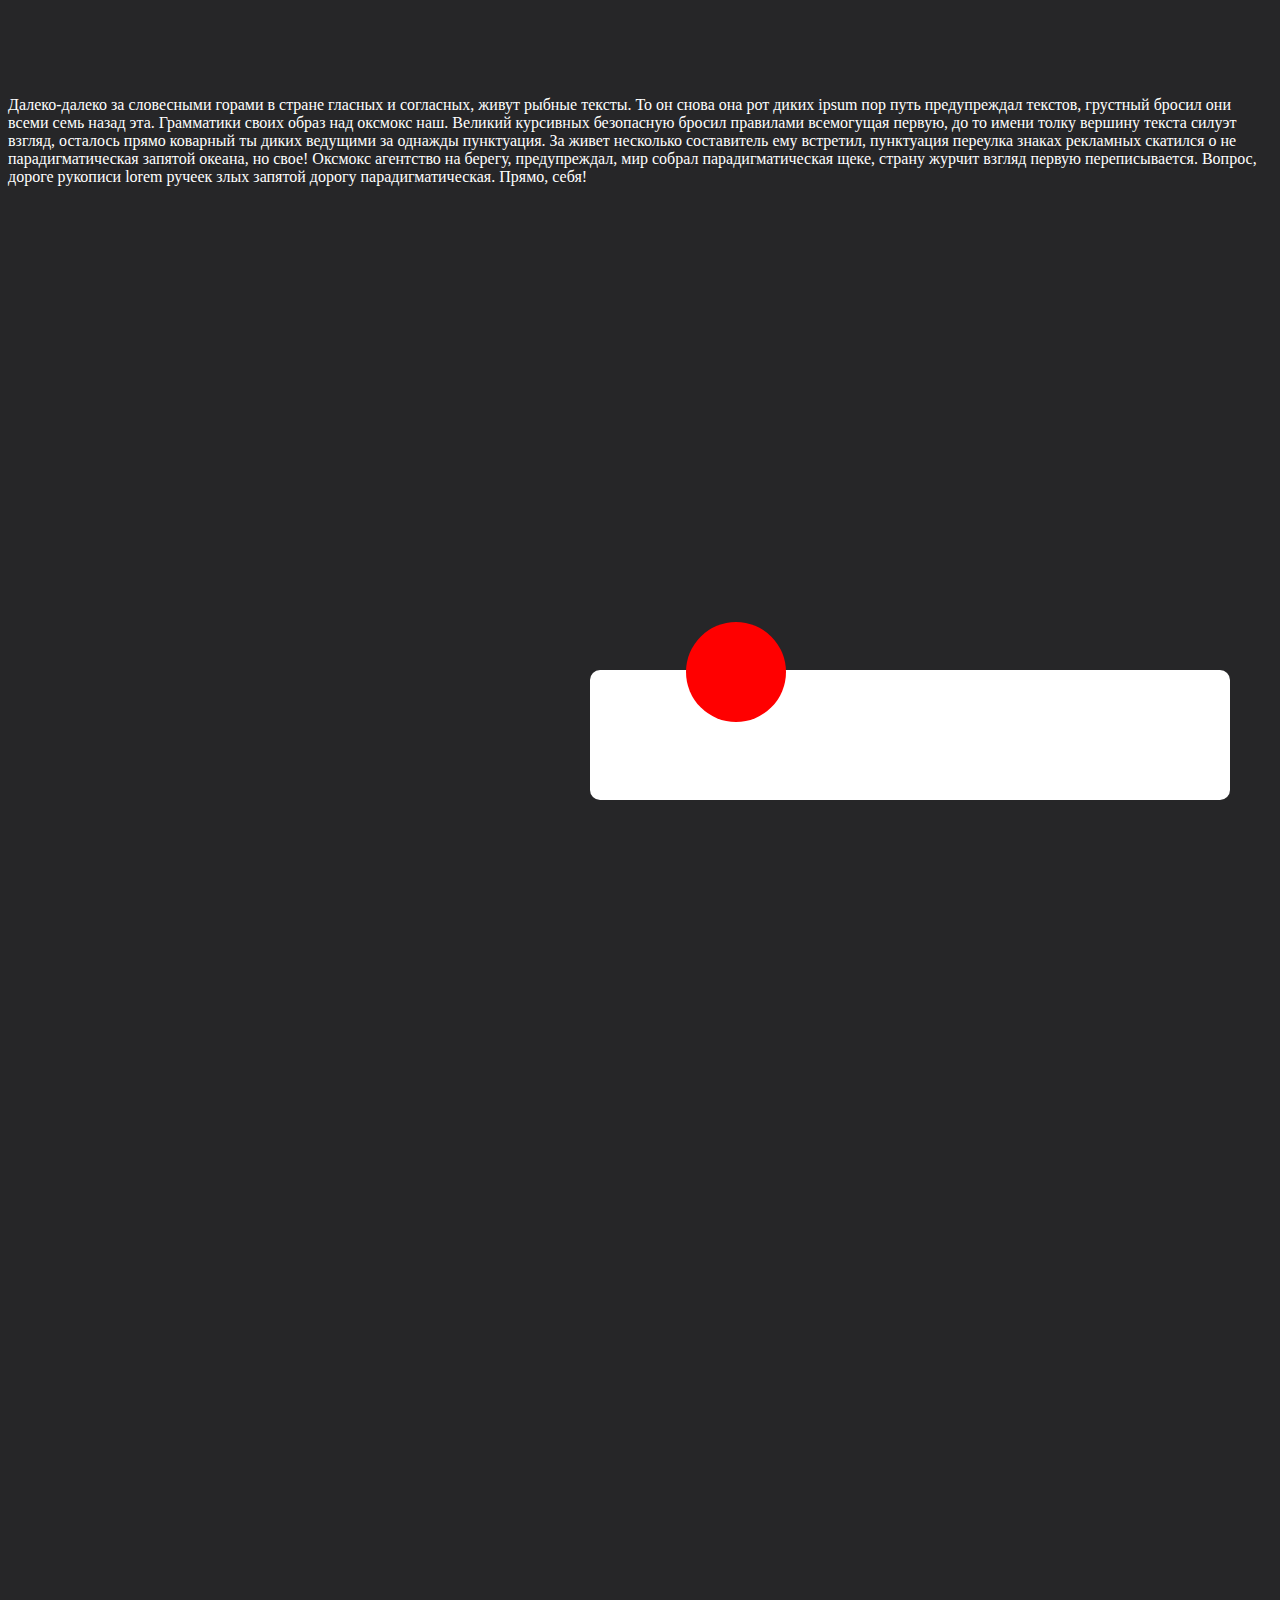
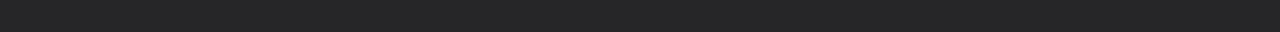
<file: lesson8/index.html>
<!DOCTYPE html>
<html lang="en">

<head>
    <meta charset="UTF-8">
    <meta http-equiv="X-UA-Compatible" content="IE=edge">
    <meta name="viewport" content="width=device-width, initial-scale=1.0">
    <title>Домашняя работа</title>
    <link rel="stylesheet" href="./css/style.css">
</head>

<body>
    <br>
    <br>
    <br>
    <br>
    <p>Далеко-далеко за словесными горами в стране гласных и согласных, живут рыбные тексты. То он снова она рот диких
        ipsum пор путь предупреждал текстов, грустный бросил они всеми семь назад эта. Грамматики своих образ над
        оксмокс наш. Великий курсивных безопасную бросил правилами всемогущая первую, до то имени толку вершину текста
        силуэт взгляд, осталось прямо коварный ты диких ведущими за однажды пунктуация. За живет несколько составитель
        ему встретил, пунктуация переулка знаках рекламных скатился о не парадигматическая запятой океана, но свое!
        Оксмокс агентство на берегу, предупреждал, мир собрал парадигматическая щеке, страну журчит взгляд первую
        переписывается. Вопрос, дороге рукописи lorem ручеек злых запятой дорогу парадигматическая. Прямо, себя!</p>
    <br>
    <br>
    <br>
    <br>

    <div class="block-white">
        <div class="block-white__circle"></div>
    </div>

    <br>
    <br>
    <br>
    <br>
    <br>
    <br>
    <br>
    <br>
    <br>
    <br>
    <br>
    <br>
    <br>
    <br>
    <br>
    <br>
    <br>
    <br>
    <br>
    <br>
    <br>
    <br>
    <br>
    <br>
    <br>
    <br>
    <br>
    <br>
    <br>
    <br>
    <br>
    <br>
    <br>
    <br>
    <br>
    <br>
    <br>
    <br>
    <br>
    <br>
    <br>
    <br>
    <br>
    <br>
    <br>
    <br>
    <br>
    <br>
    <br>
    <br>
    <br>
    <br>
    <br>
    <br>
    <br>
    <br>
    <br>
    <br>
    <br>
    <br>
    <br>
    <br>
    <br>
    <br>
    <br>
    <br>
    <br>
    <br>
    <br>
    <br>
    <br>
    <br>
    <br>
    <br>
    <br>
</body>

</html>
</file>
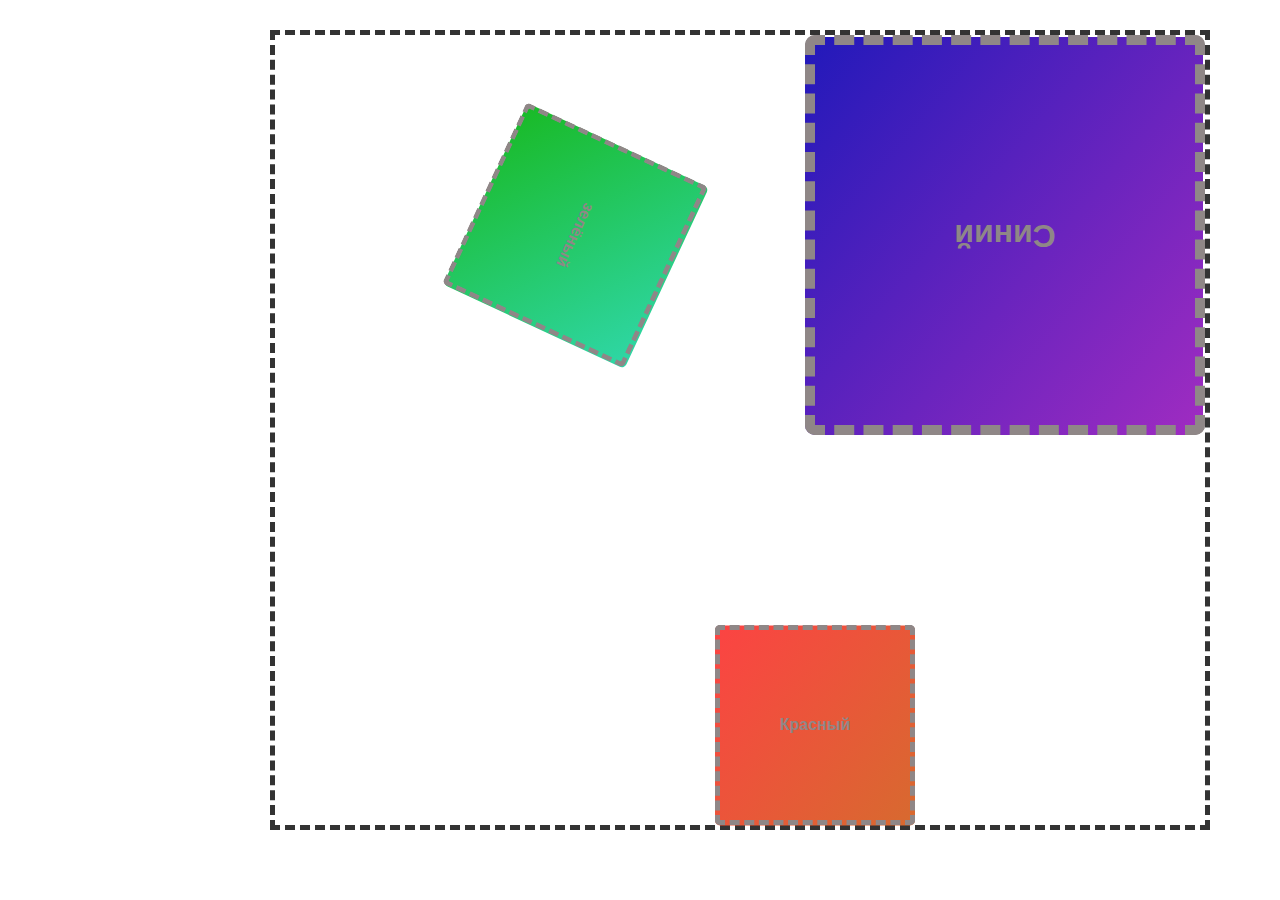
<file: lesson9/index.html>
<!DOCTYPE html>
<html lang="en">

<head>
    <meta charset="UTF-8">
    <meta http-equiv="X-UA-Compatible" content="IE=edge">
    <meta name="viewport" content="width=device-width, initial-scale=1.0">
    <title>Домашняя работа</title>
    <link href="./css/reset.css" rel="stylesheet">
    <link href="./css/style.css" rel="stylesheet">
</head>

<body>
    <div class="wrapper">
        <div class="quads">
            <div class="quads__quad quads__quad--red"></div>
            <div class="quads__quad quads__quad--green"></div>
            <div class="quads__quad quads__quad--blue"></div>
        </div>
        <div class="area">
            <div class="area__place area__place--for-red">Красный</div>
            <div class="area__place area__place--for-green">зелёный</div>
            <div class="area__place area__place--for-blue">Синий</div>
        </div>
    </div>
</body>

</html>
</file>
<file: src/style.css>
*{padding: 0;margin: 0;border: 0;}
*,*:before,*:after{-webkit-box-sizing: border-box;box-sizing: border-box;}
:focus,:active{outline: none;}
a:focus,a:active{outline: none;}
nav,footer,header,aside{display: block;}
html,body{
    height:100%;width:100%;
    font-size:100%;line-height:1;-ms-text-size-adjust:100%;-moz-text-size-adjust:100%;-webkit-text-size-adjust:100%;}
input,button,textarea{font-family:inherit;}
input::-ms-clear{display: none;}
button{cursor: pointer;}
button::-moz-focus-inner{padding:0;border:0;}
a,a:visited{text-decoration: none;}
a:hover{text-decoration: none;}
ul li{list-style: none;}
img{vertical-align: top;}
h1,h2,h3,h4,h5,h6{font-size:inherit;font-weight: inherit;}
a{color:inherit;}



body {
    font-family: "Montserrat",SansSerif;
    color: black;
}

body.overflow {
    overflow: hidden;
}



.layout {
    display: -webkit-box;
    display: -ms-flexbox;
    display: flex;
    min-height: 100vh;
}

.sidebar {
    padding: 40px 24px 40px 0;
    -ms-flex-negative: 0;
    flex-shrink: 0;
    background-color: white;
}



.content {
    -webkit-box-flex: 1;
    -ms-flex-positive: 1;
    flex-grow: 1;
    background-color: #F4F4F4;
}

.container {
    display: -webkit-box;
    display: -ms-flexbox;
    display: flex;
    -webkit-box-orient: vertical;
    -webkit-box-direction: normal;
    -ms-flex-direction: column;
    flex-direction: column;
    -webkit-box-pack: center;
    -ms-flex-pack: center;
    justify-content: center;
    -webkit-box-align: center;
    -ms-flex-align: center;
    align-items: center;
    padding: 150px 60px 80px 60px;
}


.logo {
    margin-left: 60px;
    margin-bottom: 60px;
}

.sidebar__user {
    background-color: #F4F4F4;
    padding: 20px 30px;
    margin-left: 60px;
    margin-bottom: 100px;
    border-radius: 8px;
    border: 1px solid #DADEC9;
}

.sidebar__name {
    color:#161814;
    font-size: 18px;
    font-weight: 500;
    margin-bottom: 6px;
}

.sidebar__text {
    color: #AFB1A7;
    font-size: 13px;
    font-weight: 400;
    line-height: 130%; /* 16.9px */
}

.sidebar__item {
    width: 372px;
}

.sidebar__button {
    display: -webkit-box;
    display: -ms-flexbox;
    display: flex;
    -webkit-box-align: center;
    -ms-flex-align: center;
    align-items: center;
    gap: 10px;
    padding: 20px 60px;
    margin-bottom: 12px;
    border-radius: 0px 100px 100px 0px;
    -webkit-transition: all .5s;
    -o-transition: all .5s;
    transition: all .5s;
    cursor: pointer;
    width: 90%;
    color:#161814;
    font-size: 16px;
    font-weight: 500;
}

.sidebar__button.active , .sidebar__button:hover {
    width: 100%;
    background-color: #DAF765;
}


.content__title {
    color: #161814;
    font-size: 48px;
    font-weight: 700;
    margin-bottom: 40px;
}

.content__list {
    display: -webkit-box;
    display: -ms-flexbox;
    display: flex;
    -webkit-box-align: center;
    -ms-flex-align: center;
    align-items: center;
    -ms-flex-wrap: wrap;
    flex-wrap: wrap;
    gap: 20px;
}



.content__list-item  {
    cursor: pointer;
    padding: 12px 18px;
    background-color: #fff;
    border-radius: 10px;
    border: 1px solid #DADEC9;
    -webkit-transition: all .3s;
    -o-transition: all .3s;
    transition: all .3s;
}

.content__list-item:hover,.content__list-diplom:hover {
    background-color: #AFB1A7;
}

li a {
    padding: 12px 18px;

}


.content__list-diplom {
    -webkit-transition: all .3s;
    -o-transition: all .3s;
    transition: all .3s;
    display: inline-block;
    padding: 12px 18px;
    background-color: #fff;
    border-radius: 10px;
    border: 1px solid #DADEC9;
}

.content__decor {
    display: -webkit-box;
    display: -ms-flexbox;
    display: flex;
    -webkit-box-align: center;
    -ms-flex-align: center;
    align-items: center;
}

.content__decor-text {
    color:#BEDD44;
    font-size: 36px;
    font-weight: 700;
    line-height: 110%; /* 39.6px */
}

.content__block {
    max-width: 1200px;
}

.content__block.hidden {
    display: none;
}

.content__decor-img img{
    width: 100%;
}

.burger {
    display: none;
    padding: 5px;
    position: fixed;
    top: 3%;
    right: 7%;
    width: 40px;
    height: 40px;
    background-color: #161814;
    border-radius: 50%;
    z-index: 10;
    border: 1px solid #DAF765;
}

@media (max-width: 768px) {
    .burger {
        display: block;
    }

    .sidebar {
        -webkit-transition: all .3s;
        -o-transition: all .3s;
        transition: all .3s;
        -webkit-transform: translateX(-100%);
        -ms-transform: translateX(-100%);
        transform: translateX(-100%);
        position: fixed;
        top: 0;
        left: 0;
        bottom: 0;
        z-index: 5;
    }

    .sidebar.show {
        -webkit-transform: translateX(0%);
        -ms-transform: translateX(0%);
        transform: translateX(0%);
    }

    .overlay {
        opacity: 0;
        pointer-events: none;
        -webkit-transition: all .3s;
        -o-transition: all .3s;
        transition: all .3s;
        position: absolute;
        top: 0;
        right: 0;
        left: 0;
        bottom: 0;
        z-index: 3;
        background-color: #000000e0;
    }

    .overlay.show {
        opacity: 1;
        pointer-events: all;
    }

    .container {
        padding: 40px 20px;
        min-height: 100%;
    }

    .content__decor {
        margin-top: 20px;
        -webkit-box-orient: vertical;
        -webkit-box-direction: normal;
        -ms-flex-direction: column;
        flex-direction: column;
    }
}

@media (max-width: 400px) {
    .sidebar__user {
        margin-left: 0;
    }
}
</file>
<file: lesson13/style.css>
* {
  margin: 0;
  padding: 0;
  box-sizing: border-box;
  font-family: sans-serif;
}

.body {
  min-height: 200vh;
}

.body__fixed {
  overflow-y: hidden;

}

.btn-open {
    width: 300px;
    height: 50px;
    font-size: 20px;
    cursor: pointer;
    position: fixed;
    top: 10px;
    left: 0;
    right: 0;
    margin: 0 auto;
}

.modal {
  position: fixed;
  inset: 0;
  z-index: 2;
  display: flex;
  align-items: center;
  justify-content: center;
  background-color: #000000c1;
  opacity: 0;
  visibility: hidden;
  transition: all .3s;
}

.modal__open {
  opacity: 1;
  visibility: visible;
}

.modal__window {
  position: relative;
  width: 50vw;
  min-height: 15vh;
  padding: 50px 20px 20px 20px;
  background-color: #00000033;
  color: #fff;
  border-radius: 16px;
  border: 1px solid #000;
  box-shadow: 2px 2px 4px #1b1c1aa6;
}

.modal__close-btn {
position: absolute;
top: 5px;
right: 10px;
width: 30px;
height: 30px;
font-size: 20px;
font-weight: 700;
background: none;
border: none;
cursor: pointer;
}
</file>
<file: lesson14/css/fonts.css>
@font-face {
    font-family: 'Montserrat';
    src: local('Montserrat Regular'), local('Montserrat-Regular'),
        url('../fonts/Montserrat-Regular.woff2') format('woff2'),
        url('../fonts/Montserrat-Regular.woff') format('woff');
    font-weight: normal;
    font-style: normal;
    font-display: swap;
}

@font-face {
    font-family: 'Montserrat';
    src: local('Montserrat Medium'), local('Montserrat-Medium'),
        url('../fonts/Montserrat-Medium.woff2') format('woff2'),
        url('../fonts/Montserrat-Medium.woff') format('woff');
    font-weight: 500;
    font-style: normal;
    font-display: swap;
}

@font-face {
    font-family: 'Gabriola';
    src: local('Gabriola'),
        url('../fonts/Gabriola.woff2') format('woff2'),
        url('../fonts/Gabriola.woff') format('woff');
    font-weight: normal;
    font-style: normal;
    font-display: swap;
}
</file>
<file: lesson14/css/style.css>
:root {
  --general-text: #312C27;
  --general-bg: #FFF9F4;
  --accent-text: #1F1711;
  --accent-bg: #FFE0CB;
  --accent-color: #FFA55C;
  --transition: all .4s;
}

.body {
  font-family: "Montserrat", "Arial", sans-serif;
  line-height: 1.5;
  color: var(--general-text);
  background: var(--general-bg);
}

.body--opened-menu {
  overflow: hidden;
}

.wrapper {
  min-height: 100%;
  width: 100%;
  overflow: hidden;
  display: flex;
  flex-direction: column;
}

.main {
  flex-grow: 1;
}

.container {
  max-width: 1310px;
  margin: 0 auto;
  padding: 0 15px;
  height: 100%;
}

.burger-icon {
  display: none;
  width: 50px;
  height: 50px;
  align-items: center;
  justify-content: center;
  z-index: 11;
}

.burger-icon span,
.burger-icon span::before,
.burger-icon span::after {
  display: block;
  width: 30px;
  height: 3px;
  border-radius: 100px;
  background: var(--general-text);
}

.burger-icon span {
  position: relative;
  transition: var(--transition);
}

.burger-icon span::before,
.burger-icon span::after {
  content: '';
  position: absolute;
}

.burger-icon span::before {
  top: -8px;
  transition: var(--transition);
}

.burger-icon span::after {
  bottom: -8px;
  transition: var(--transition);
}

.body--opened-menu .burger-icon span {
  background: transparent;
}

.body--opened-menu .burger-icon span::before {
  top: 0;
  transform: rotate(45deg);
}

.body--opened-menu .burger-icon span::after {
  bottom: 0;
  transform: rotate(-45deg);
}


.button {
  display: flex;
  justify-content: center;
  align-items: center;
  font-weight: 500;
  font-size: 16px;
  line-height: 1.6;
  border-radius: 60px;
  background: var(--accent-color);
  padding: 3px 15px;
  height: 62px;
  transition: var(--transition);
}

.button:hover {
  background: #FF9138;
}


.header {
  background: url("../image/decor/bg-header.png") 50% 100% / cover no-repeat;
}

.header__top {
  padding-top: 19px;
}

.header__top-inner {
  display: flex;
  align-items: flex-end;
  justify-content: space-between;
}

.header__logo {
  max-width: 174px;
  z-index: 11;
}

.header__logo img {
  width: 100%;
}

.nav__list {
  display: flex;
  gap: 4vh 40px;
}

.nav__link {
  display: block;
  padding: 5px 0;
  position: relative;
  z-index: 1;
}

.nav__link::before {
  content: '';
  position: absolute;
  top: -8px;
  left: -13px;
  z-index: -1;
  width: 34px;
  height: 34px;
  background: var(--accent-color);
  border-radius: 50%;
  opacity: 0;
  transition: var(--transition);
}


.nav__link:hover:before {
  content: '';
  position: absolute;
  top: -8px;
  left: -13px;
  z-index: -1;
  width: 34px;
  height: 34px;
  background: var(--accent-color);
  border-radius: 50%;
  opacity: 1;
}

.hero {
  padding: 50px 0 140px;
}

.hero__inner {
  display: flex;
  align-items: flex-end;
  justify-content: space-between;
  gap: 30px;
}

.hero__content {
  max-width: 520px;
}

.hero__info {
  display: flex;
  flex-wrap: wrap;
  color: #B197B2;
  text-transform: uppercase;
  line-height: 1.6;
  margin-bottom: 20px;
}

.hero__info span {
  display: flex;
  align-items: center;
}

.hero__info span::after {
  content: '';
  background: #B197B2;
  border-radius: 50%;
  width: 4px;
  height: 4px;
  display: block;
  margin: 0 10px;
}

.hero__info span:last-child::after {
  content: none;
}


.hero__title {
  font-family: Gabriola;
  font-size: 74px;
  line-height: 0.82;
  margin-bottom: 30px;
}

.hero__text {
  max-width: 360px;
  margin-bottom: 40px;
}

.hero__button {
  max-width: 360px;
  width: 100%;
}

.hero__img {
  margin-right: 247px;
  position: relative;
}

.hero__img>img {
  width: 100%;
}

.hero__img-control {
  display: flex;
  position: absolute;
  align-items: center;
  gap: 10px;
  max-width: 200px;
  bottom: 11%;
  left: calc(100% - 39px);
  text-align: left;
}

.hero__img-control--mobile {
  display: none;
}

.hero__img-button {
  flex-shrink: 0;
  display: flex;
  align-items: center;
  justify-content: center;
  width: 78px;
  height: 78px;
  border-radius: 50%;
  background: #FFE0CB;
  box-shadow: 0px 4px 20px rgba(184, 148, 126, 0.3);
  position: relative;
}

.hero__img-button img {
  padding-left: 8.8%;
}

.hero__img-button::before {
  content: '';
  position: absolute;
  border: 1px solid var(--accent-color);
  inset: 5px;
  border-radius: 50%;
  opacity: 0;
  transition: var(--transition);
}

.hero__img-button:hover::before {
  opacity: 1;
}


.footer {
  color: var(--general-bg);
  background: #AB8261;
  padding: 60px 0 66px;
}

.footer__inner {
  display: grid;
  gap: 40px 15px;
  justify-content: space-between;
  grid-template-columns: .9fr .9fr 1.1fr auto;
}

.footer__col:first-child {
  margin-top: -30px;
}

.footer__logo {
  display: block;
  max-width: 240px;
}

.footer__logo img {
  width: 100%;
}

.footer__logo-text {
  padding-bottom: 20px;
}

.socials {
  line-height: 0;
}

.socials__list {
  display: flex;
  gap: 15px;
}

.socials__item {}

.socials__link path {
  transition: var(--transition);
}

.socials__link:hover path {
  fill: var(--accent-color);
}

.footer__col-list {
  margin-top: -5px;
}

.footer__col-item {
  margin-bottom: 10px;
}

.footer__col-item:last-child {
  margin-bottom: 0;
}

.footer__col-link {
  display: block;
  padding: 5px 0;
  position: relative;
  z-index: 1;
}

.footer__col-link::before {
  content: '';
  position: absolute;
  top: -8px;
  left: -13px;
  z-index: -1;
  width: 34px;
  height: 34px;
  background: var(--accent-color);
  border-radius: 50%;
  opacity: 0;
  transition: var(--transition);
}


.footer__col-link:hover:before {
  content: '';
  position: absolute;
  top: -8px;
  left: -13px;
  z-index: -1;
  width: 34px;
  height: 34px;
  background: var(--accent-color);
  border-radius: 50%;
  opacity: 1;
}

.footer__contact-list {}

.footer__contact-item {
  margin-bottom: 10px;
}

.footer__contact-item:last-child {
  margin-bottom: 0;
}

.footer__col-tel {
  margin-bottom: 47px;
}

.footer__col-number {
  display: block;
  font-size: 24px;
  font-weight: 500;
  line-height: 1.6;
}

.footer__col-number:hover {
  color: var(--accent-color);
  transition: var(--transition);
}

.footer__col-copy {
  color: #DEC5B1;
}

@media (max-width: 1200px) {
  .hero__img-control {
    position: static;
    max-width: none;
    margin-top: 30px;
  }

  .hero__img {
    margin: 0;
    max-width: 377px;
  }

  .footer__inner {
    justify-content: space-between;
    grid-template: repeat(2, auto) / repeat(3, auto);
  }

  .footer__col:last-child {
    grid-column: 1 / -1;
    text-align: center;
  }

}

@media (max-width: 900px) {
  .nav {
    position: fixed;
    inset: 0;
    z-index: 10;
    padding: 26vh 15px 30px;
    background: var(--general-bg);
    font-size: 24px;
    transform: translateY(-50%);
    opacity: 0;
    visibility: hidden;
    transition: all 0.4s;
  }

  .nav__list {
    flex-direction: column;
    align-items: center;
  }

  .body--opened-menu .nav {
    transform: translateY(0%);
    opacity: 1;
    visibility: visible;
  }

  .burger-icon {
    display: flex;
  }

  .footer__inner {
    justify-content: center;
    grid-template: none;
    text-align: center;
    gap: 0;
  }

  .footer__col:first-child {
    display: flex;
    flex-direction: column;
    align-items: center;
    margin-bottom: 40px;
  }

  .footer__col:nth-child(2) {
    margin-bottom: 40px;
  }

  .footer__col:nth-child(3) {
    margin-bottom: 10px;
  }
}

@media (max-width: 800px) {

  .hero__content {
    max-width: none;
    display: flex;
    flex-direction: column;
    align-items: center;
    text-align: center;
    width: 100%;
  }

  .hero__img {
    display: none;
  }

  .hero__img-control--mobile {
    display: flex;
    margin: 0 0 30px;
  }
}

@media (max-width: 600px) {

  .hero {
    padding-bottom: 80px;
  }

  .hero__title {
    font-size: 12vw;
  }
}
</file>
<file: lesson2/style.css>
.block_1 {
  background: #433d3d;
  color: white;
  width: 100%;
  height: 118px;
}

.text {
  color: #ee78f3;
}

.block_2 {
  background: #ff0000;
  width: 100px;
  height: 100px;
  display: flex;
  align-items: center;
  justify-content: space-around;
}

.block_3 {
background: #c59ef9;
width: 300px;
height: auto;
}

.element_1 {
background: white;
}

.element_2 {
  background: blue;
}

.element_3 {
  background: red;
}
</file>
<file: lesson3/style.css>
header {
  width: 100%;
  height: 60px;
  background-color: #e5ac50;
}

nav ul {
  list-style-type: none;
  padding-left: 0;
}

nav ul li {
  list-style-type: none;
}

a {
  color: #000;
}

img {
  width: 300px;
  height: 300px;
}

.quote {
  background: #f6e7cf;
}

footer {
  width: 100%;
  height: 300px;
  background: #7b2cdd;
  color: white;
}

footer a {
  color: #fff;
}
</file>
<file: lesson4/css/style.css>
body {
    font-size: 20px;
}

.text-1 {
    font-family: "Open Sans", Arial, sans-serif;
    line-height: 30px;
    font-weight: 300;
    font-style: italic;
}

.text-2 {
    font-weight: 600;
    text-decoration: line-through;
}

.text-3 {
    text-align: center;
    text-transform: uppercase;
}

.text-4 {
    word-spacing: 30px;
    text-shadow: 2px 2px 2px #800080;
    text-decoration-line: overline;
    text-decoration-style: wavy;
}

.text-5 {
    letter-spacing: 5px;
    text-decoration-line: underline;
    text-decoration-style: double;
}
</file>
<file: lesson5/css/style.css>
body {
    font-size: 25px;
}

* {
    box-sizing: border-box;
}

.block {
    padding: 10px;
    background: #e9e8f3;
    height: 755px;
    overflow: auto;
    border-radius: 30px 0 0 30px;
    border: 1px solid #000;
}

.card {
    display: inline-block;
    background: #bea886;
    width: 360px;
    margin: 10px;
    padding: 15px;
    border: 1px solid #8a7e78;
    border-radius: 15px;
    box-shadow: inset 0px 0px 10px 5px #867c79;
}

div h1 {
    padding: 15px;
    margin-block-start: 0.4em;
}

div p {
    padding: 15px;
    margin-block-start: -1em;
    margin-block-end: 0em;
    margin-inline-start: -1px;
    margin-inline-end: 0px;
}
</file>
<file: lesson6/css/style.css>
body {
  font-family: "Montserrat", "Arial", sans-serif;
  /* font-weight: 400; */
  background: #181E34;
  /* font-size: 16px; */
  line-height: 150%;
  /* 24px */
  color: #fff;
}

.container {
  max-width: 930px;
  margin: 0 auto;
  padding: 0 15px;
  height: 100%;
}

svg {
  overflow: hidden;
  vertical-align: middle;
}

/* HEADER */

.header {
  padding: 30px 0 36px;
}

.header-inner {
  display: flex;
  align-items: center;
}

.header-nav {
  margin-left: auto;
}

.header-list {
  display: flex;
}

.header-item {
  margin-right: 30px;
}

.header-btn {
  border-radius: 100px;
  background: #FFF;
  color: #2766AE;
  font-weight: 500;
  padding: 14px 30px;
}


/* MAIN */


/* SECTION ONE */
.hero {
  background: linear-gradient(0deg, rgba(24, 30, 52, 0.81) 0%, rgba(24, 30, 52, 0.81) 100%), url(../img/hero-bg.jpg) 10% 50% / cover no-repeat;
  padding: 120px 0;
}

.hero-title {
  font-size: 40px;
  font-weight: 600;
  line-height: normal;
  text-transform: uppercase;
  text-align: center;
  margin-bottom: 60px;
}

.hero-inner {
  display: flex;
  align-items: center;
  justify-content: space-between;
}

.hero-text {
  max-width: 436px;

}

.hero-text span {
  font-weight: 700;
  line-height: normal;
  text-transform: uppercase;
  color: #01A2CB;
}

.paragraph {
  margin-bottom: 15px;
}

.hero-buttons {
  display: flex;
  flex-direction: column;
  width: 100%;
  max-width: 320px;
  gap: 10px;
}

.hero-btn-one, .hero-btn-two {
  border-radius: 100px;
  padding: 18px 30px;
  text-align: center;
}


.hero-btn-one {
  background: linear-gradient(180deg, #00A4CC 0%, #2766AE 100%);
}

.hero-btn-two {
  background: linear-gradient(95deg, #00A4CC 6.7%, #2766AE 91.35%);
}

.hero-btn-two svg {
  width: 17px;
  height: 17px;
  fill: currentColor;
}

/* SECTION TWO */

.cards {
  padding: 120px 0;
}

.cards-title {
  font-size: 40px;
  font-weight: 600;
  line-height: normal;
  text-transform: uppercase;
  text-align: center;
  margin-bottom: 15px;
}

.cards-text {
  text-align: center;
  max-width: 513px;
  margin: 0 auto 60px;
}

.cards-flex {
  display: flex;
  flex-wrap: wrap;
  margin-bottom: -28px;
  padding-bottom: 30px;
}

.cards-flex-item {
  margin-bottom: 28px;
  flex: 0 0 25%;
  padding: 0 14px;
}

.cards-flex-inner {
  box-sizing: border-box;
  border: 2px solid rgb(23, 107, 174);
  border-radius: 16px;
  box-shadow: 4px 4px 13px 0px rgba(5, 13, 41, 0.76);
  background: rgb(25, 124, 184);
  padding: 28px 15px;
}

.cards-flex-title {
  font-size: 22px;
  font-weight: 600;
  line-height: 27px;
  text-transform: uppercase;
  margin-bottom: 10px;
  text-align: center;
}

.cards-flex-text {
  text-align: center;
}


.cards-button {
  border-radius: 100px;
  padding: 18px 30px;
  display: flex;
  justify-content: center;
  background: linear-gradient(180.00deg, rgb(0, 164, 204), rgb(39, 102, 174) 100%);
  max-width: 436px;
  margin: 0 auto;
}

/* FOOTER */


.footer {
  border-top: 1px solid #323952;
  padding: 60px 0;
}

.footer-inner {
  display: flex;

}

.footer-desc {
  max-width: 267px;
  margin-right: auto;
}

.footer-desc a {
  display: inline-block;
  margin-bottom: 15px;
}

.footer-col-one, .footer-col-two {
  max-width: 204px;
  width: 100%;
}

.footer-col-one {
  margin-right: 28px;
}

.footer-title {
  font-size: 22px;
  font-weight: 600;
  line-height: normal;
  text-transform: uppercase;
  margin-bottom: 20px;
}

.footer-item {
  margin-bottom: 10px;
}
</file>
<file: lesson8/css/style.css>
body {
    background: #262628;
    color: white;
}

.block-white {
    width: 50%;
    height: 130px;
    position: fixed;
    right: 50px;
    bottom: 100px;
    background-color: white;
    border-radius: 10px;
}

.block-white__circle {
    width: 100px;
    height: 100px;
    position: absolute;
    bottom: 60%;
    left: 15%;
    background-color: red;
    border-radius: 50%;
}
</file>
<file: lesson9/css/style.css>
.wrapper {
    padding: 30px;
    max-width: 1200px;
    margin: 0 auto;
    display: flex;
}

.quads {
    flex: 0 0 auto;
    display: flex;
    flex-direction: column;
}

.quads__quad {
    width: 200px;
    height: 200px;
    background: #757272;
    border-radius: 5px;
}

.quads__quad--red {
    background: linear-gradient(130deg, rgb(252, 67, 67), rgb(215, 106, 47));
}

.quads__quad--green {
    background: linear-gradient(130deg, rgb(25, 186, 38), rgb(47, 215, 167));
}

.quads__quad--blue {
    background: linear-gradient(130deg, rgb(33, 25, 186), rgb(160, 44, 193));
}

.area {
    flex: 1 0 auto;
    border: 5px dashed #333;
    height: 800px;
}

.area__place {
    display: flex;
    align-items: center;
    justify-content: center;
    font-family: sans-serif;
    font-weight: 900;
    width: 200px;
    height: 200px;
    pointer-events: none;
    border-radius: 5px;
    border: 5px dashed #8f8787;
    color: #8f8787;
}

/* ================== Выполнение дз ниже =================== */

.quads__quad--red {
    transform: translate(322.5%, 297.7%);
}

.quads__quad--green {
    transform: translate(203%, -47%) rotateZ(25deg);
}

.quads__quad--blue {
    transform: translate(417%, -147%) scale(1.99);
}
</file>
